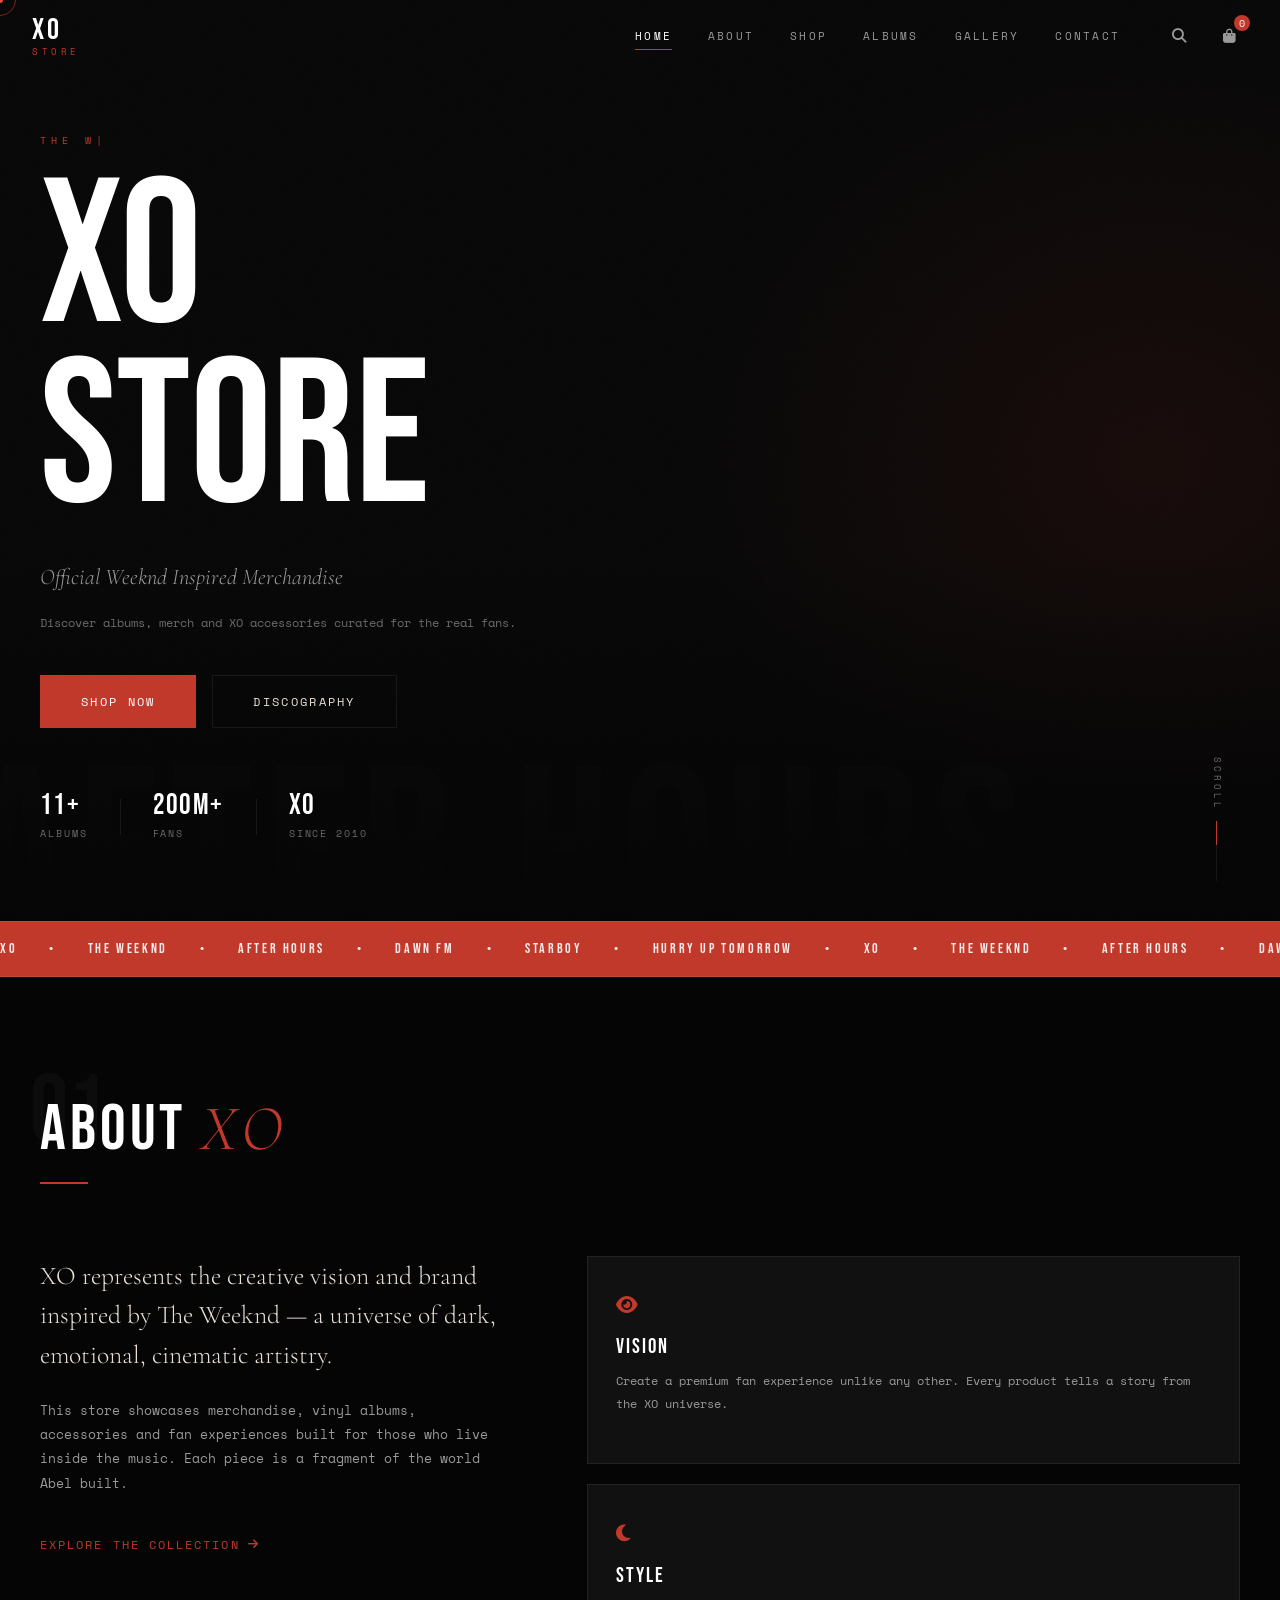
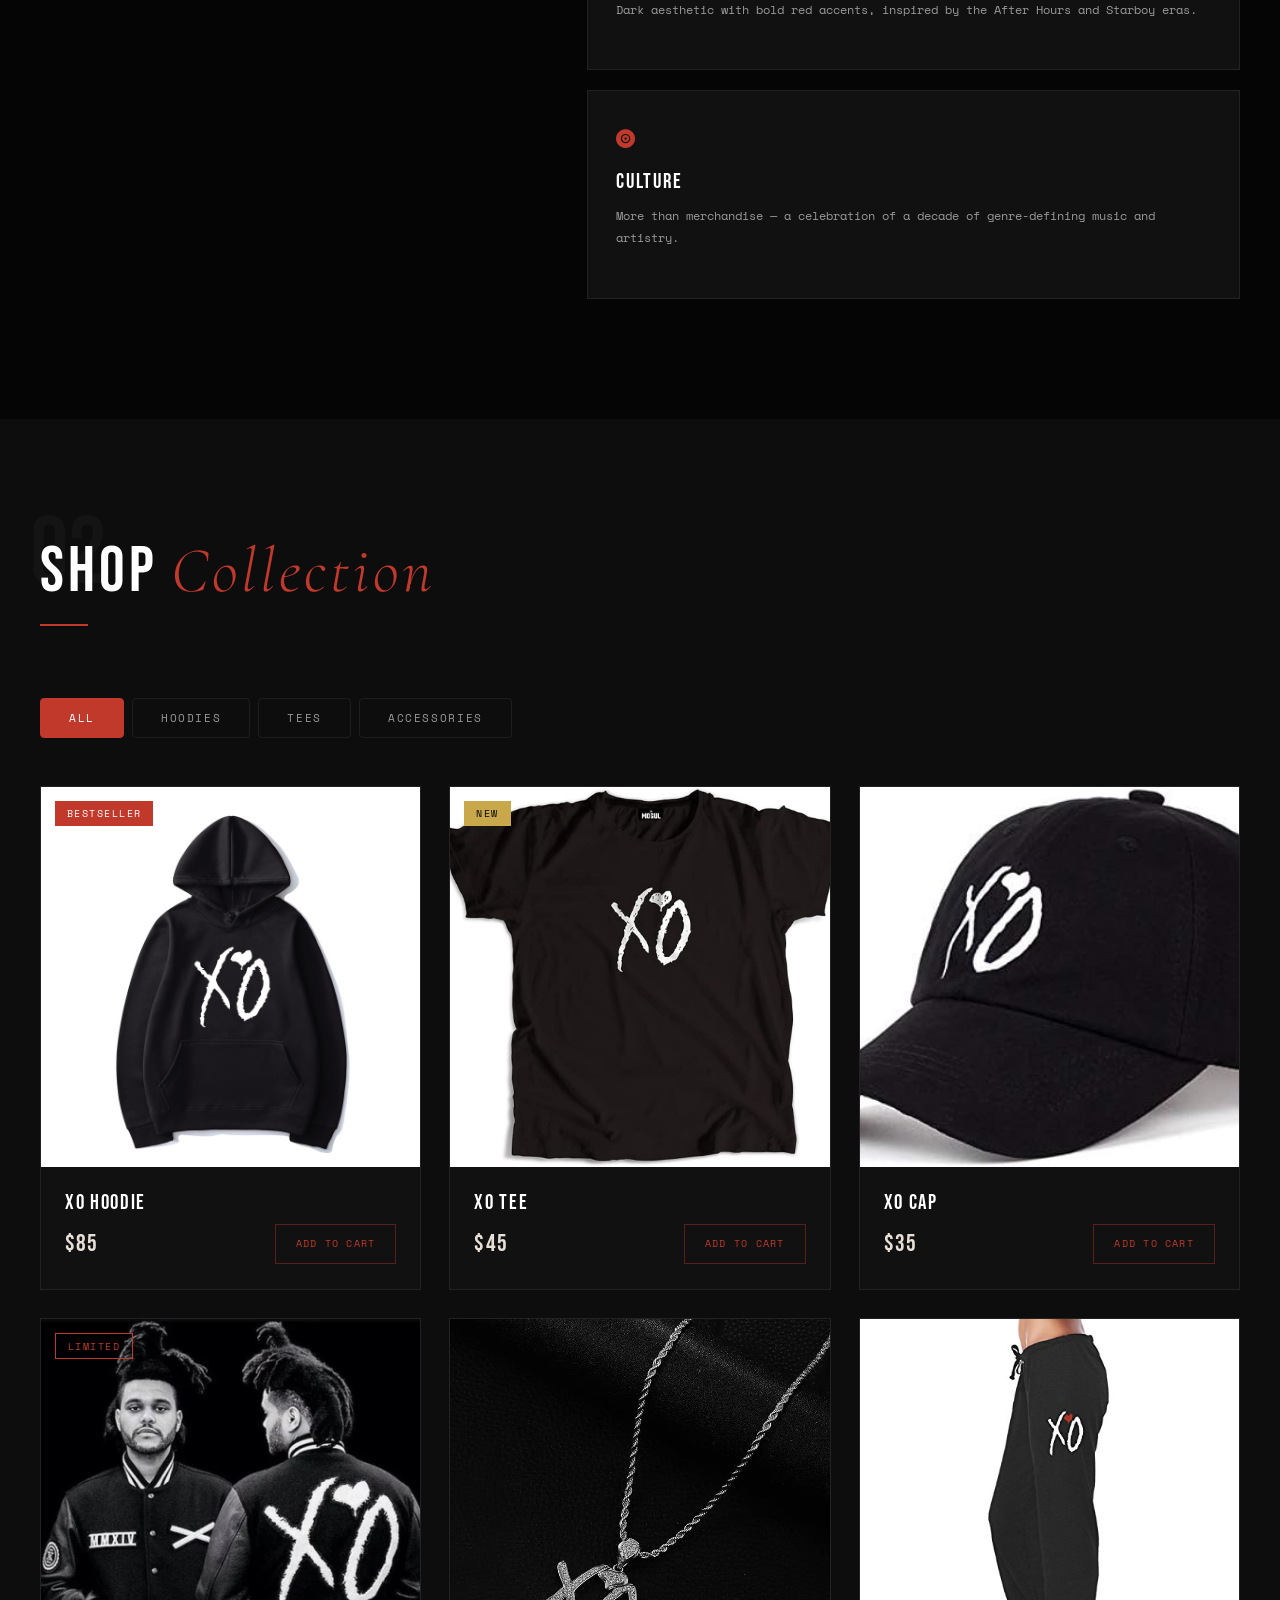
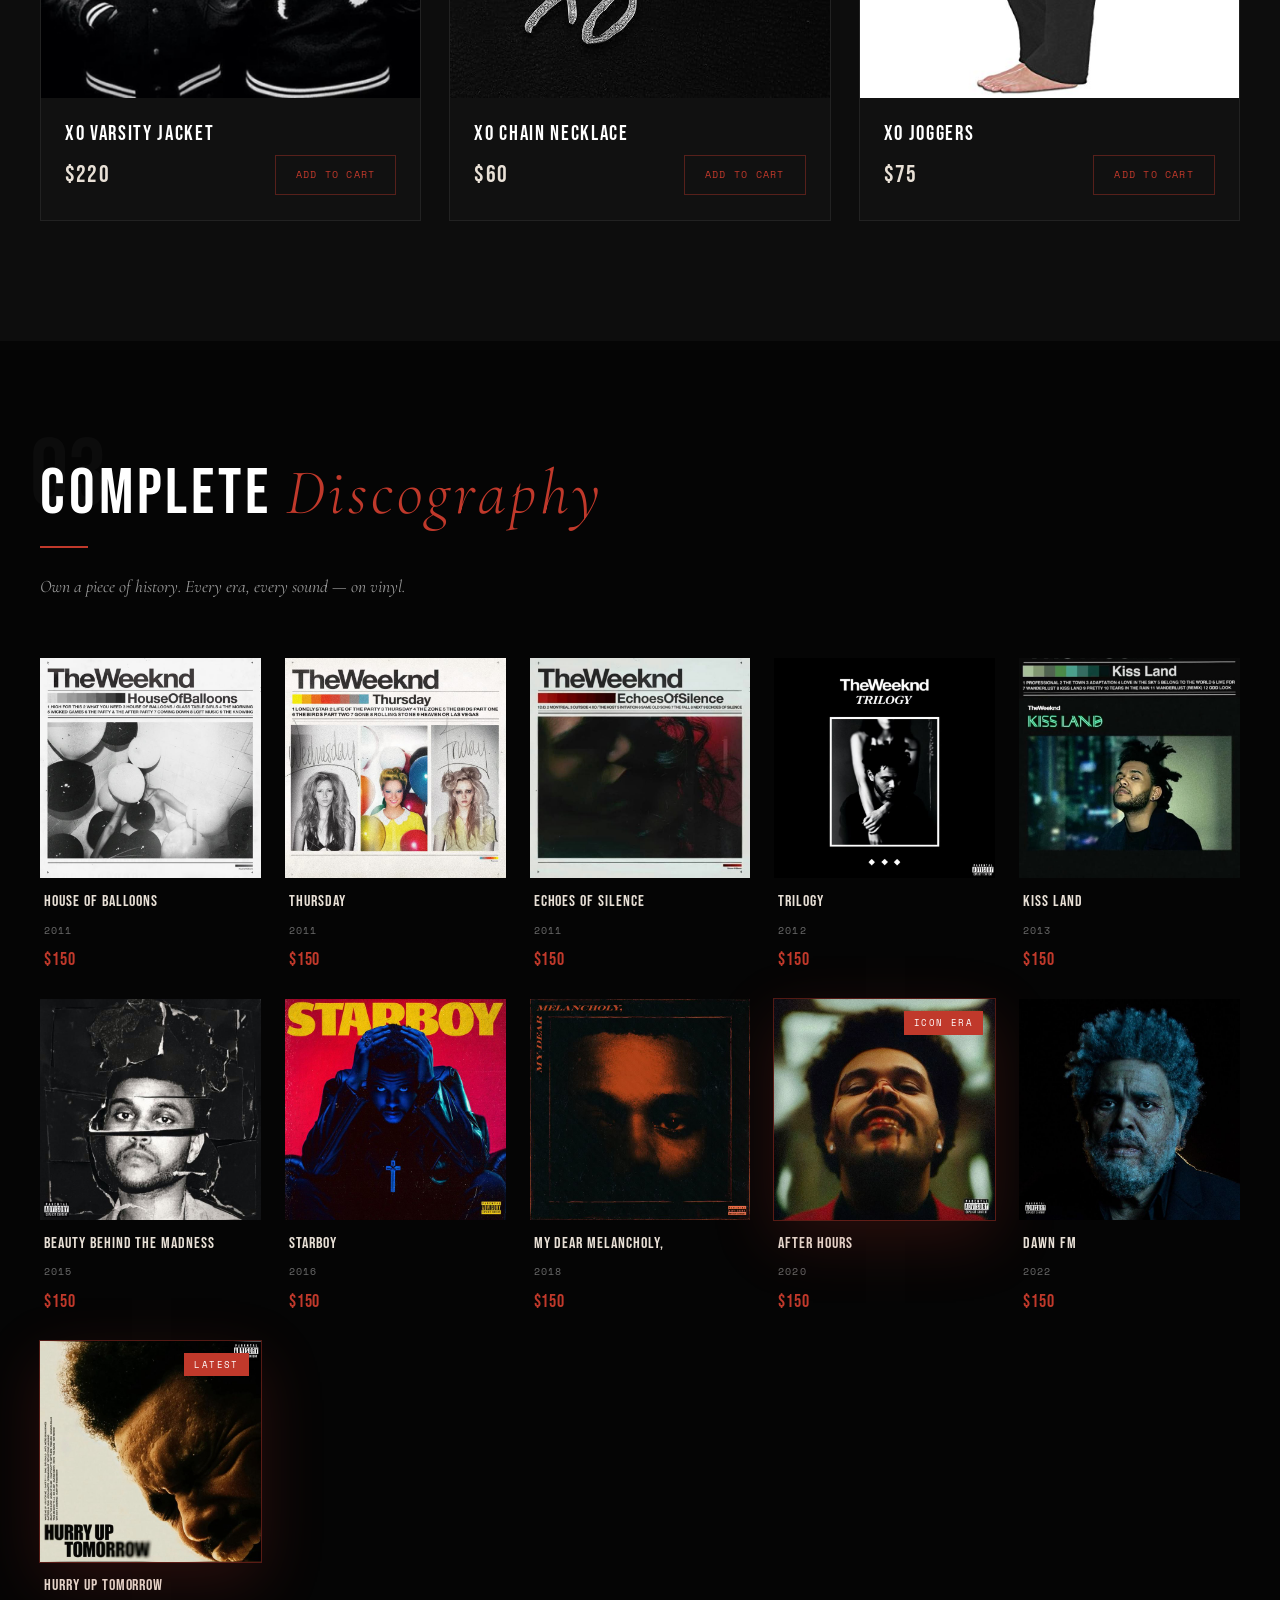
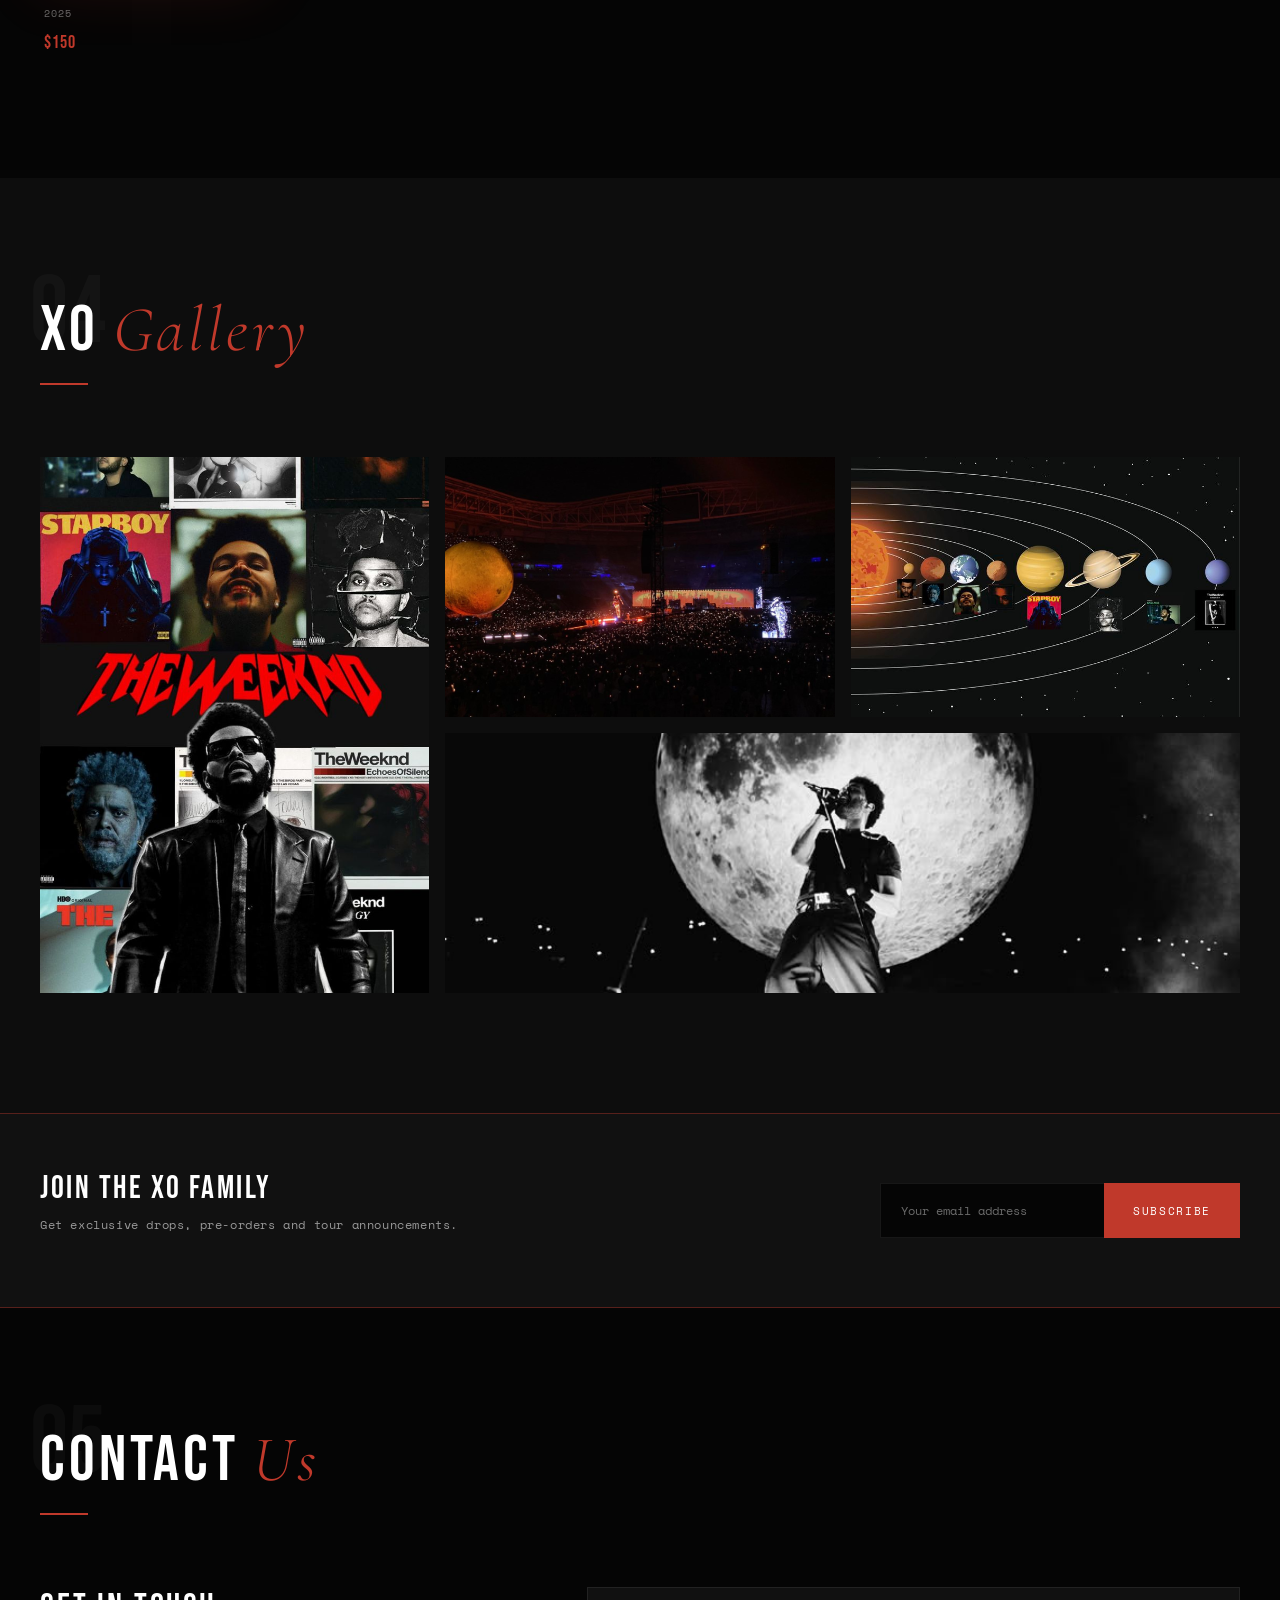
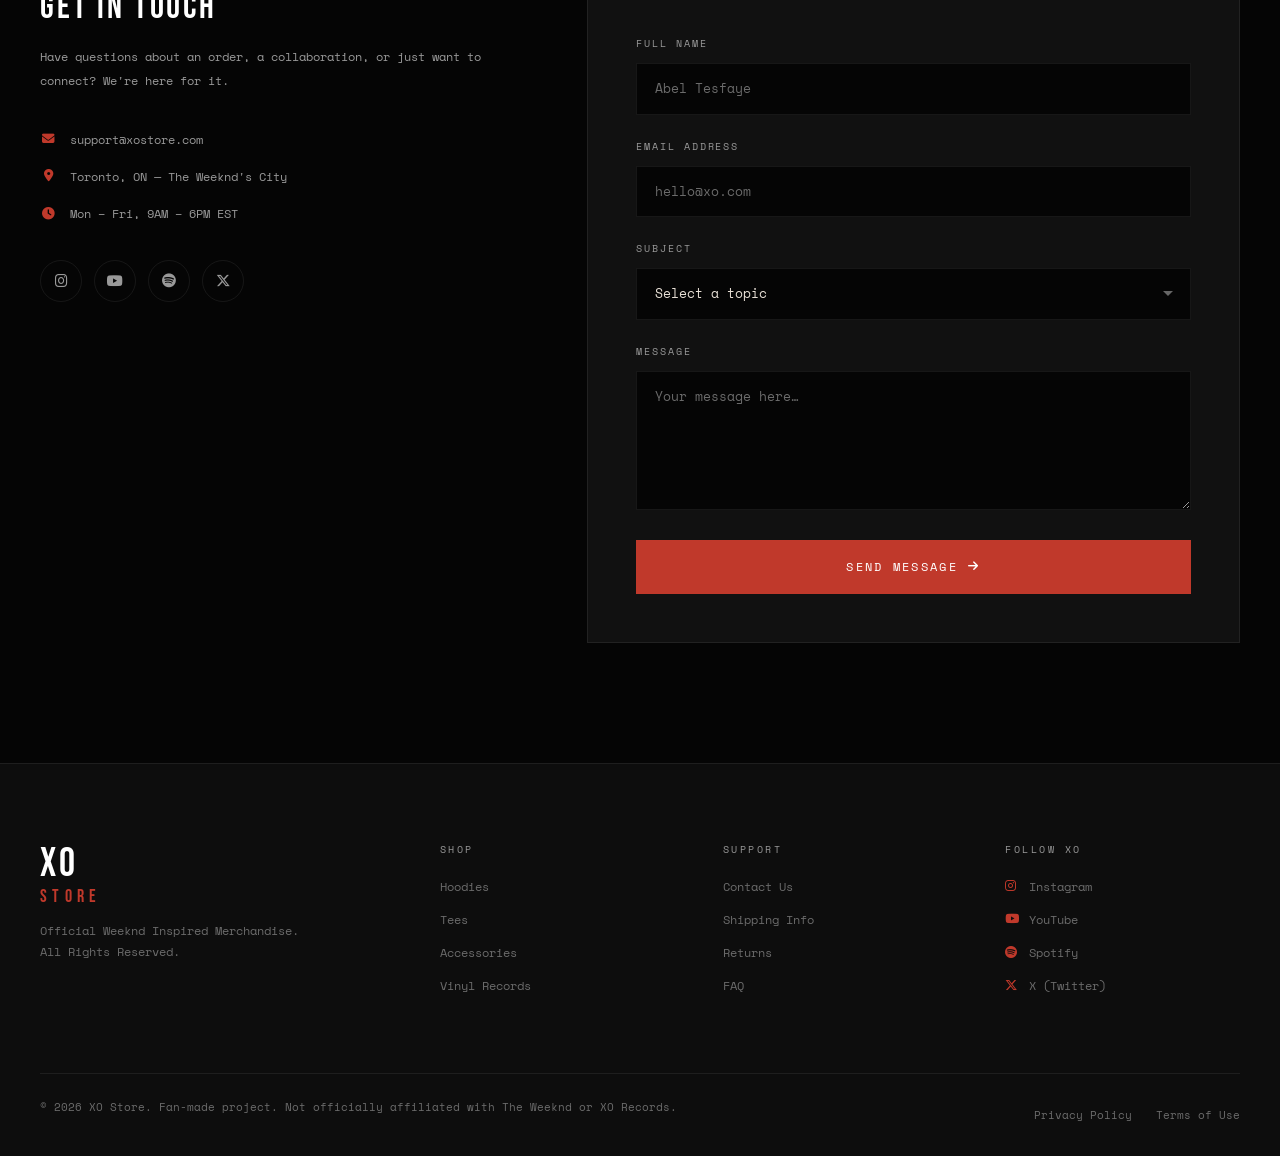
<file: index.html>
<!DOCTYPE html>
<html lang="en">
<head>
  <meta charset="UTF-8">
  <meta name="viewport" content="width=device-width, initial-scale=1.0">
  <title>XO STORE — Official Weeknd Merchandise</title>

  <link href="https://cdn.jsdelivr.net/npm/bootstrap@5.3.3/dist/css/bootstrap.min.css" rel="stylesheet">
  <link rel="preconnect" href="https://fonts.googleapis.com">
  <link rel="preconnect" href="https://fonts.gstatic.com" crossorigin>
  <link href="https://fonts.googleapis.com/css2?family=Bebas+Neue&family=Cormorant+Garamond:ital,wght@0,300;0,400;1,300&family=Space+Mono:wght@400;700&display=swap" rel="stylesheet">
  <link rel="stylesheet" href="https://cdnjs.cloudflare.com/ajax/libs/font-awesome/6.5.0/css/all.min.css">
  <link rel="stylesheet" href="weeknd.css">
</head>
<body>

  <!-- LOADER -->
  <div class="site-loader" id="siteLoader" aria-hidden="true">
    <div class="loader-inner">
      <span class="loader-xo">XO</span>
      <div class="loader-bar"><div class="loader-fill"></div></div>
    </div>
  </div>

  <!-- CUSTOM CURSOR -->
  <div class="cursor-dot"  id="cursorDot"  aria-hidden="true"></div>
  <div class="cursor-ring" id="cursorRing" aria-hidden="true"></div>

  <!-- HEADER -->
  <header class="site-header" id="siteHeader">
    <div class="header-inner">
      <button class="hamburger" id="hamburger" aria-label="Open menu" aria-expanded="false">
        <span></span><span></span><span></span>
      </button>

      <a href="#home" class="brand-logo" aria-label="XO Store home">
        <span class="brand-xo">XO</span>
        <span class="brand-store">STORE</span>
      </a>

      <nav class="nav-links" aria-label="Primary navigation">
        <a href="#home"    class="nav-item">Home</a>
        <a href="#about"   class="nav-item">About</a>
        <a href="#shop"    class="nav-item">Shop</a>
        <a href="#albums"  class="nav-item">Albums</a>
        <a href="#gallery" class="nav-item">Gallery</a>
        <a href="#contact" class="nav-item">Contact</a>
      </nav>

      <div class="header-actions">
        <button class="icon-btn" aria-label="Search"><i class="fas fa-search" aria-hidden="true"></i></button>
        <button class="icon-btn cart-btn"
                aria-label="View cart"
                data-bs-toggle="offcanvas"
                data-bs-target="#cartSidebar">
          <i class="fas fa-shopping-bag" aria-hidden="true"></i>
          <span class="cart-count" id="cartCount" aria-live="polite">0</span>
        </button>
      </div>
    </div>
  </header>

  <!-- MOBILE MENU -->
  <div class="mobile-menu" id="mobileMenu" role="dialog" aria-modal="true" aria-label="Navigation">
    <nav>
      <a href="#home"    class="mobile-nav-item">Home</a>
      <a href="#about"   class="mobile-nav-item">About</a>
      <a href="#shop"    class="mobile-nav-item">Shop</a>
      <a href="#albums"  class="mobile-nav-item">Albums</a>
      <a href="#gallery" class="mobile-nav-item">Gallery</a>
      <a href="#contact" class="mobile-nav-item">Contact</a>
    </nav>
  </div>

  <!-- HERO -->
  <section id="home" class="hero-section">
    <div class="hero-bg-text" aria-hidden="true">AFTER HOURS</div>
    <div class="hero-noise"   aria-hidden="true"></div>

    <div class="hero-content">
      <div class="hero-eyebrow">THE WEEKND</div>
      <h1 class="hero-title">
        <span class="line-reveal">XO</span>
        <span class="line-reveal delay-1">STORE</span>
      </h1>
      <p class="hero-tagline line-reveal delay-2">Official Weeknd Inspired Merchandise</p>
      <p class="hero-sub line-reveal delay-3">Discover albums, merch and XO accessories curated for the real fans.</p>

      <div class="hero-cta line-reveal delay-4">
        <a href="#shop"   class="btn-primary-xo">Shop Now</a>
        <a href="#albums" class="btn-ghost-xo">Discography</a>
      </div>

      <div class="hero-stats line-reveal delay-5" aria-label="XO Store highlights">
        <div class="stat"><span class="stat-num">11+</span><span class="stat-label">Albums</span></div>
        <div class="stat-divider" aria-hidden="true"></div>
        <div class="stat"><span class="stat-num">200M+</span><span class="stat-label">Fans</span></div>
        <div class="stat-divider" aria-hidden="true"></div>
        <div class="stat"><span class="stat-num">XO</span><span class="stat-label">Since 2010</span></div>
      </div>
    </div>

    <div class="hero-scroll-indicator" aria-hidden="true">
      <span>SCROLL</span>
      <div class="scroll-line"><div class="scroll-inner"></div></div>
    </div>
  </section>

  <!-- MARQUEE -->
  <div class="marquee-strip" aria-hidden="true">
    <div class="marquee-track">
      <span>XO</span><span>•</span>
      <span>THE WEEKND</span><span>•</span>
      <span>AFTER HOURS</span><span>•</span>
      <span>DAWN FM</span><span>•</span>
      <span>STARBOY</span><span>•</span>
      <span>HURRY UP TOMORROW</span><span>•</span>
      <!-- Duplicate for seamless loop -->
      <span>XO</span><span>•</span>
      <span>THE WEEKND</span><span>•</span>
      <span>AFTER HOURS</span><span>•</span>
      <span>DAWN FM</span><span>•</span>
      <span>STARBOY</span><span>•</span>
      <span>HURRY UP TOMORROW</span><span>•</span>
    </div>
  </div>

  <!-- ABOUT -->
  <section id="about" class="section-block">
    <div class="container-xo">
      <div class="section-header">
        <span class="section-number" aria-hidden="true">01</span>
        <h2 class="section-title">About <em>XO</em></h2>
        <div class="title-line"></div>
      </div>

      <div class="about-grid">
        <div class="about-text">
          <p class="about-lead">XO represents the creative vision and brand inspired by The Weeknd — a universe of dark, emotional, cinematic artistry.</p>
          <p class="about-body">This store showcases merchandise, vinyl albums, accessories and fan experiences built for those who live inside the music. Each piece is a fragment of the world Abel built.</p>
          <a href="#shop" class="text-link">Explore the Collection <i class="fas fa-arrow-right" aria-hidden="true"></i></a>
        </div>

        <div class="about-cards">
          <div class="about-card">
            <div class="about-card-icon"><i class="fas fa-eye" aria-hidden="true"></i></div>
            <h3>Vision</h3>
            <p>Create a premium fan experience unlike any other. Every product tells a story from the XO universe.</p>
          </div>
          <div class="about-card">
            <div class="about-card-icon"><i class="fas fa-moon" aria-hidden="true"></i></div>
            <h3>Style</h3>
            <p>Dark aesthetic with bold red accents, inspired by the After Hours and Starboy eras.</p>
          </div>
          <div class="about-card">
            <div class="about-card-icon"><i class="fas fa-record-vinyl" aria-hidden="true"></i></div>
            <h3>Culture</h3>
            <p>More than merchandise — a celebration of a decade of genre-defining music and artistry.</p>
          </div>
        </div>
      </div>
    </div>
  </section>

  <!-- SHOP -->
  <section id="shop" class="section-block section-dark">
    <div class="container-xo">
      <div class="section-header">
        <span class="section-number" aria-hidden="true">02</span>
        <h2 class="section-title">Shop <em>Collection</em></h2>
        <div class="title-line"></div>
      </div>

      <div class="filter-tabs" role="group" aria-label="Filter products">
        <button class="filter-btn active" data-filter="all">All</button>
        <button class="filter-btn" data-filter="hoodie">Hoodies</button>
        <button class="filter-btn" data-filter="tee">Tees</button>
        <button class="filter-btn" data-filter="accessories">Accessories</button>
      </div>

      <!-- JS-rendered product cards -->
      <div class="shop-grid" id="shopGrid"></div>
    </div>
  </section>

  <!-- ALBUMS -->
  <section id="albums" class="section-block">
    <div class="container-xo">
      <div class="section-header">
        <span class="section-number" aria-hidden="true">03</span>
        <h2 class="section-title">Complete <em>Discography</em></h2>
        <div class="title-line"></div>
      </div>
      <p class="section-subtitle">Own a piece of history. Every era, every sound — on vinyl.</p>

      <!-- JS-rendered album cards -->
      <div class="album-grid" id="albumGrid"></div>
    </div>
  </section>

  <!-- GALLERY -->
  <section id="gallery" class="section-block section-dark">
    <div class="container-xo">
      <div class="section-header">
        <span class="section-number" aria-hidden="true">04</span>
        <h2 class="section-title">XO <em>Gallery</em></h2>
        <div class="title-line"></div>
      </div>

      <div class="gallery-grid">
        <div class="gallery-item gallery-large">
          <div class="gallery-inner">
            <img src="gallery1.jpg" alt="XO album art visual storytelling" class="gallery-img" loading="lazy">
            <div class="gallery-caption">
              <span class="gallery-tag">Album Art</span>
              <p>Visual storytelling across every era</p>
            </div>
          </div>
        </div>
        <div class="gallery-item">
          <div class="gallery-inner">
            <img src="gallery2.jpg" alt="The Weeknd world tour live show" class="gallery-img" loading="lazy">
            <div class="gallery-caption">
              <span class="gallery-tag">Live Shows</span>
              <p>World tours &amp; stadium nights</p>
            </div>
          </div>
        </div>
        <div class="gallery-item">
          <div class="gallery-inner">
            <img src="gallery3.jpg" alt="XO universe visual art" class="gallery-img" loading="lazy">
            <div class="gallery-caption">
              <span class="gallery-tag">XO Universe</span>
              <p>The XO universe</p>
            </div>
          </div>
        </div>
        <div class="gallery-item gallery-wide">
          <div class="gallery-inner">
            <img src="gallery4.jpg" alt="The Weeknd performing on stage" class="gallery-img" loading="lazy">
            <div class="gallery-caption">
              <span class="gallery-tag">On Stage</span>
              <p>The Icon Himself</p>
            </div>
          </div>
        </div>
      </div>
    </div>
  </section>

  <!-- NEWSLETTER -->
  <div class="newsletter-strip">
    <div class="container-xo">
      <div class="newsletter-inner">
        <div class="newsletter-text">
          <h3>Join the XO Family</h3>
          <p>Get exclusive drops, pre-orders and tour announcements.</p>
        </div>
        <div class="newsletter-form">
          <input type="email" class="newsletter-input" placeholder="Your email address" aria-label="Email address">
          <button class="newsletter-btn">Subscribe</button>
        </div>
      </div>
    </div>
  </div>

  <!-- CONTACT -->
  <section id="contact" class="section-block">
    <div class="container-xo">
      <div class="section-header">
        <span class="section-number" aria-hidden="true">05</span>
        <h2 class="section-title">Contact <em>Us</em></h2>
        <div class="title-line"></div>
      </div>

      <div class="contact-grid">
        <div class="contact-info">
          <h3>Get in Touch</h3>
          <p>Have questions about an order, a collaboration, or just want to connect? We're here for it.</p>

          <div class="contact-detail">
            <i class="fas fa-envelope" aria-hidden="true"></i>
            <span>support@xostore.com</span>
          </div>
          <div class="contact-detail">
            <i class="fas fa-map-marker-alt" aria-hidden="true"></i>
            <span>Toronto, ON — The Weeknd's City</span>
          </div>
          <div class="contact-detail">
            <i class="fas fa-clock" aria-hidden="true"></i>
            <span>Mon – Fri, 9AM – 6PM EST</span>
          </div>

          <div class="contact-socials">
            <a href="#" class="social-icon-link" aria-label="Instagram"><i class="fab fa-instagram" aria-hidden="true"></i></a>
            <a href="#" class="social-icon-link" aria-label="YouTube"><i class="fab fa-youtube" aria-hidden="true"></i></a>
            <a href="#" class="social-icon-link" aria-label="Spotify"><i class="fab fa-spotify" aria-hidden="true"></i></a>
            <a href="#" class="social-icon-link" aria-label="X (Twitter)"><i class="fab fa-x-twitter" aria-hidden="true"></i></a>
          </div>
        </div>

        <div class="contact-form-wrap">
          <form id="contact-form" novalidate>
            <div class="form-group-xo">
              <label for="contact-name">Full Name</label>
              <input id="contact-name" type="text" class="input-xo" placeholder="Abel Tesfaye" required>
            </div>
            <div class="form-group-xo">
              <label for="contact-email">Email Address</label>
              <input id="contact-email" type="email" class="input-xo" placeholder="hello@xo.com" required>
            </div>
            <div class="form-group-xo">
              <label for="contact-subject">Subject</label>
              <select id="contact-subject" class="input-xo">
                <option value="">Select a topic</option>
                <option>Order Inquiry</option>
                <option>Returns &amp; Exchanges</option>
                <option>Collaboration</option>
                <option>General</option>
              </select>
            </div>
            <div class="form-group-xo">
              <label for="contact-message">Message</label>
              <textarea id="contact-message" class="input-xo" rows="5" placeholder="Your message here…" required></textarea>
            </div>
            <button type="submit" class="btn-primary-xo full-width" id="submitBtn">
              <span>Send Message</span>
              <i class="fas fa-arrow-right" aria-hidden="true"></i>
            </button>
          </form>
        </div>
      </div>
    </div>
  </section>

  <!-- FOOTER -->
  <footer class="site-footer">
    <div class="container-xo">
      <div class="footer-top">
        <div class="footer-brand">
          <div class="footer-logo">XO<span>STORE</span></div>
          <p>Official Weeknd Inspired Merchandise. All Rights Reserved.</p>
        </div>

        <div class="footer-links-group">
          <h4>Shop</h4>
          <a href="#shop">Hoodies</a>
          <a href="#shop">Tees</a>
          <a href="#shop">Accessories</a>
          <a href="#albums">Vinyl Records</a>
        </div>

        <div class="footer-links-group">
          <h4>Support</h4>
          <a href="#contact">Contact Us</a>
          <a href="#">Shipping Info</a>
          <a href="#">Returns</a>
          <a href="#">FAQ</a>
        </div>

        <div class="footer-links-group">
          <h4>Follow XO</h4>
          <a href="https://www.instagram.com/theweeknd/" target="_blank" rel="noopener noreferrer">
            <i class="fab fa-instagram" aria-hidden="true"></i> Instagram
          </a>
          <a href="https://www.youtube.com/@TheWeeknd" target="_blank" rel="noopener noreferrer">
            <i class="fab fa-youtube" aria-hidden="true"></i> YouTube
          </a>
          <a href="https://open.spotify.com/artist/1Xyo4u8uXC1ZmMpatF05PJ" target="_blank" rel="noopener noreferrer">
            <i class="fab fa-spotify" aria-hidden="true"></i> Spotify
          </a>
          <a href="https://twitter.com/theweeknd" target="_blank" rel="noopener noreferrer">
            <i class="fab fa-x-twitter" aria-hidden="true"></i> X (Twitter)
          </a>
        </div>
      </div>

      <div class="footer-bottom">
        <p>© 2026 XO Store. Fan-made project. Not officially affiliated with The Weeknd or XO Records.</p>
        <div class="footer-bottom-links">
          <a href="#">Privacy Policy</a>
          <a href="#">Terms of Use</a>
        </div>
      </div>
    </div>
  </footer>

  <!-- CART TOAST -->
  <div class="cart-toast" id="cartToast" role="status" aria-live="polite">
    <i class="fas fa-check-circle" aria-hidden="true"></i>
    <span id="cartToastMsg">Added to cart</span>
  </div>

  <!-- BACK TO TOP -->
  <button class="back-to-top" id="backToTop" aria-label="Back to top">
    <i class="fas fa-arrow-up" aria-hidden="true"></i>
  </button>

  <!-- CART SIDEBAR (Bootstrap Offcanvas) -->
  <div class="offcanvas offcanvas-end text-bg-dark" tabindex="-1" id="cartSidebar" aria-labelledby="cartSidebarLabel">
    <div class="offcanvas-header">
      <h5 id="cartSidebarLabel">Shopping Cart</h5>
      <button type="button" class="btn-close btn-close-white" data-bs-dismiss="offcanvas" aria-label="Close cart"></button>
    </div>
    <div class="offcanvas-body">
      <div id="cartItems">
        <p class="text-secondary">Cart is empty</p>
      </div>
      <hr>
      <h5>Total: $<span id="cartTotal">0</span></h5>
      <button id="checkoutBtn" class="btn btn-danger w-100 mt-3">Checkout</button>
    </div>
  </div>

  <script src="https://cdn.jsdelivr.net/npm/bootstrap@5.3.3/dist/js/bootstrap.bundle.min.js"></script>
  <script src="adrin.js"></script>
</body>
</html>
</file>
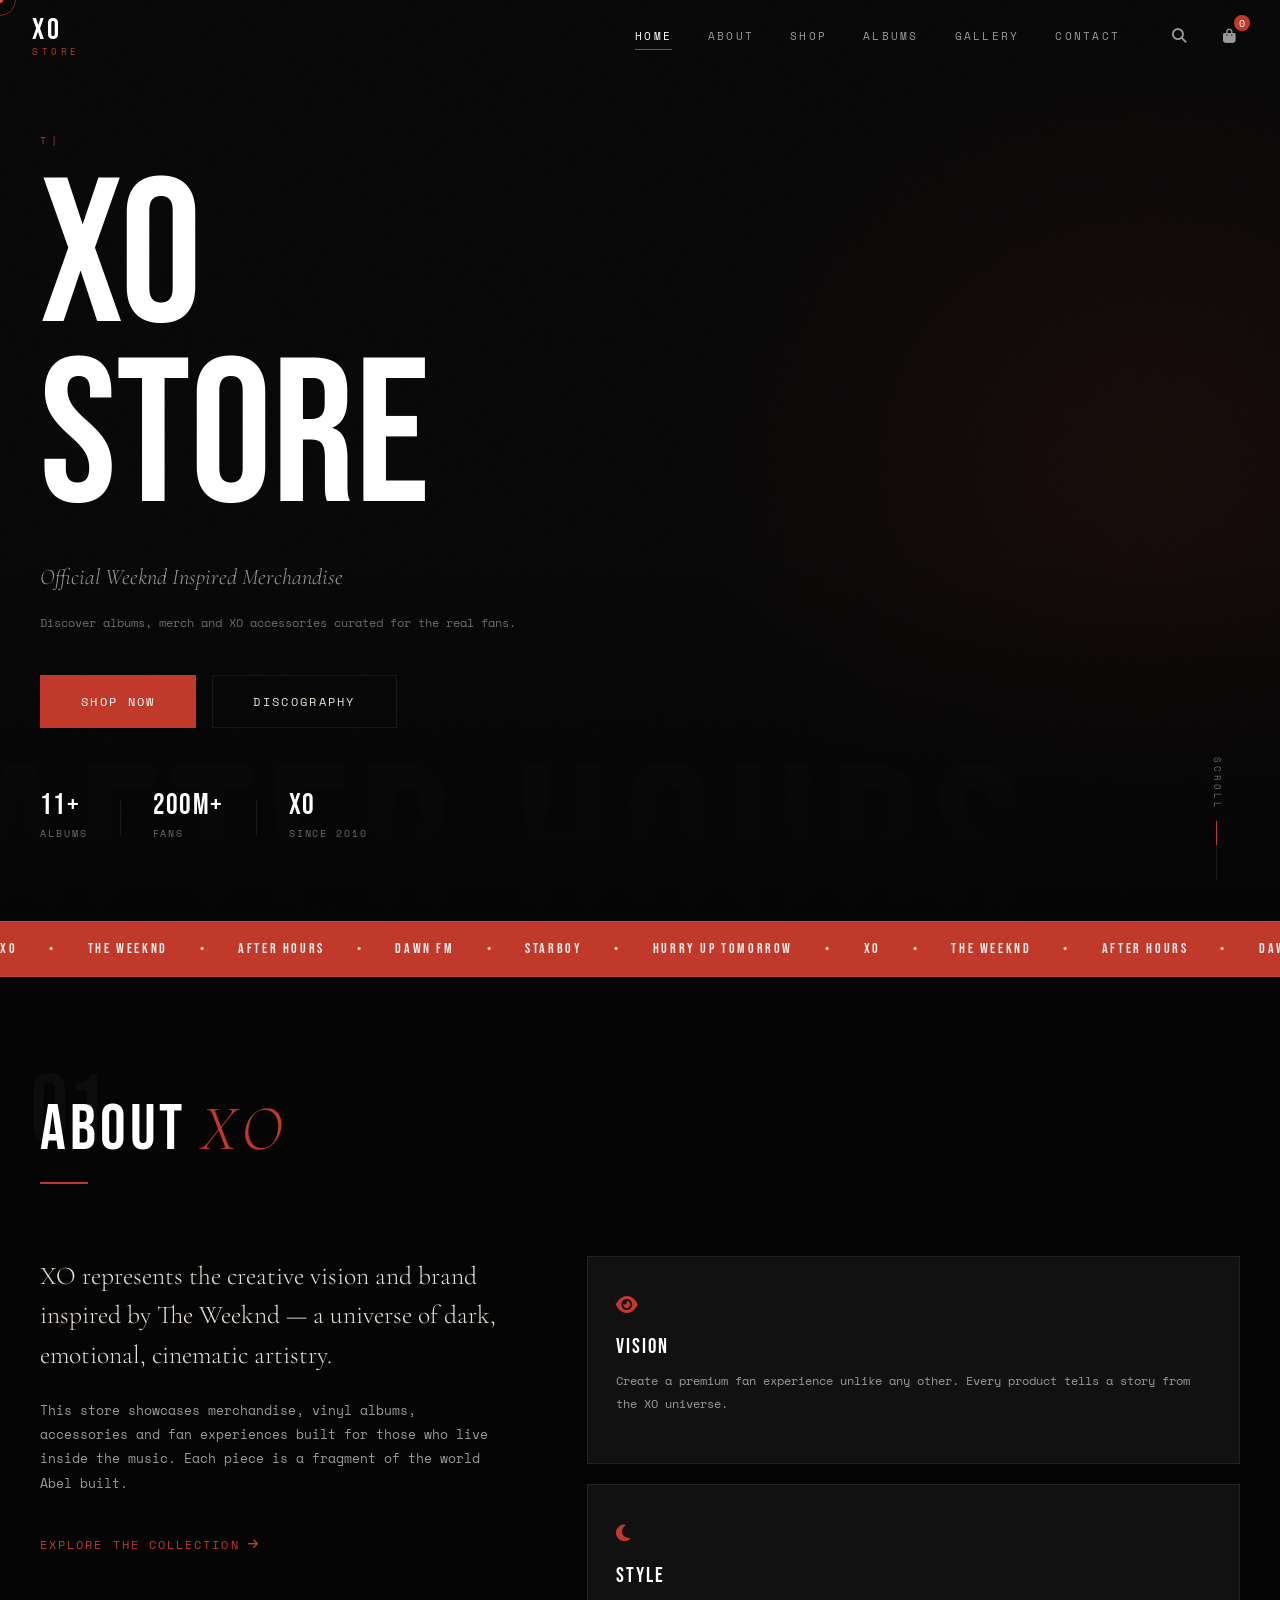
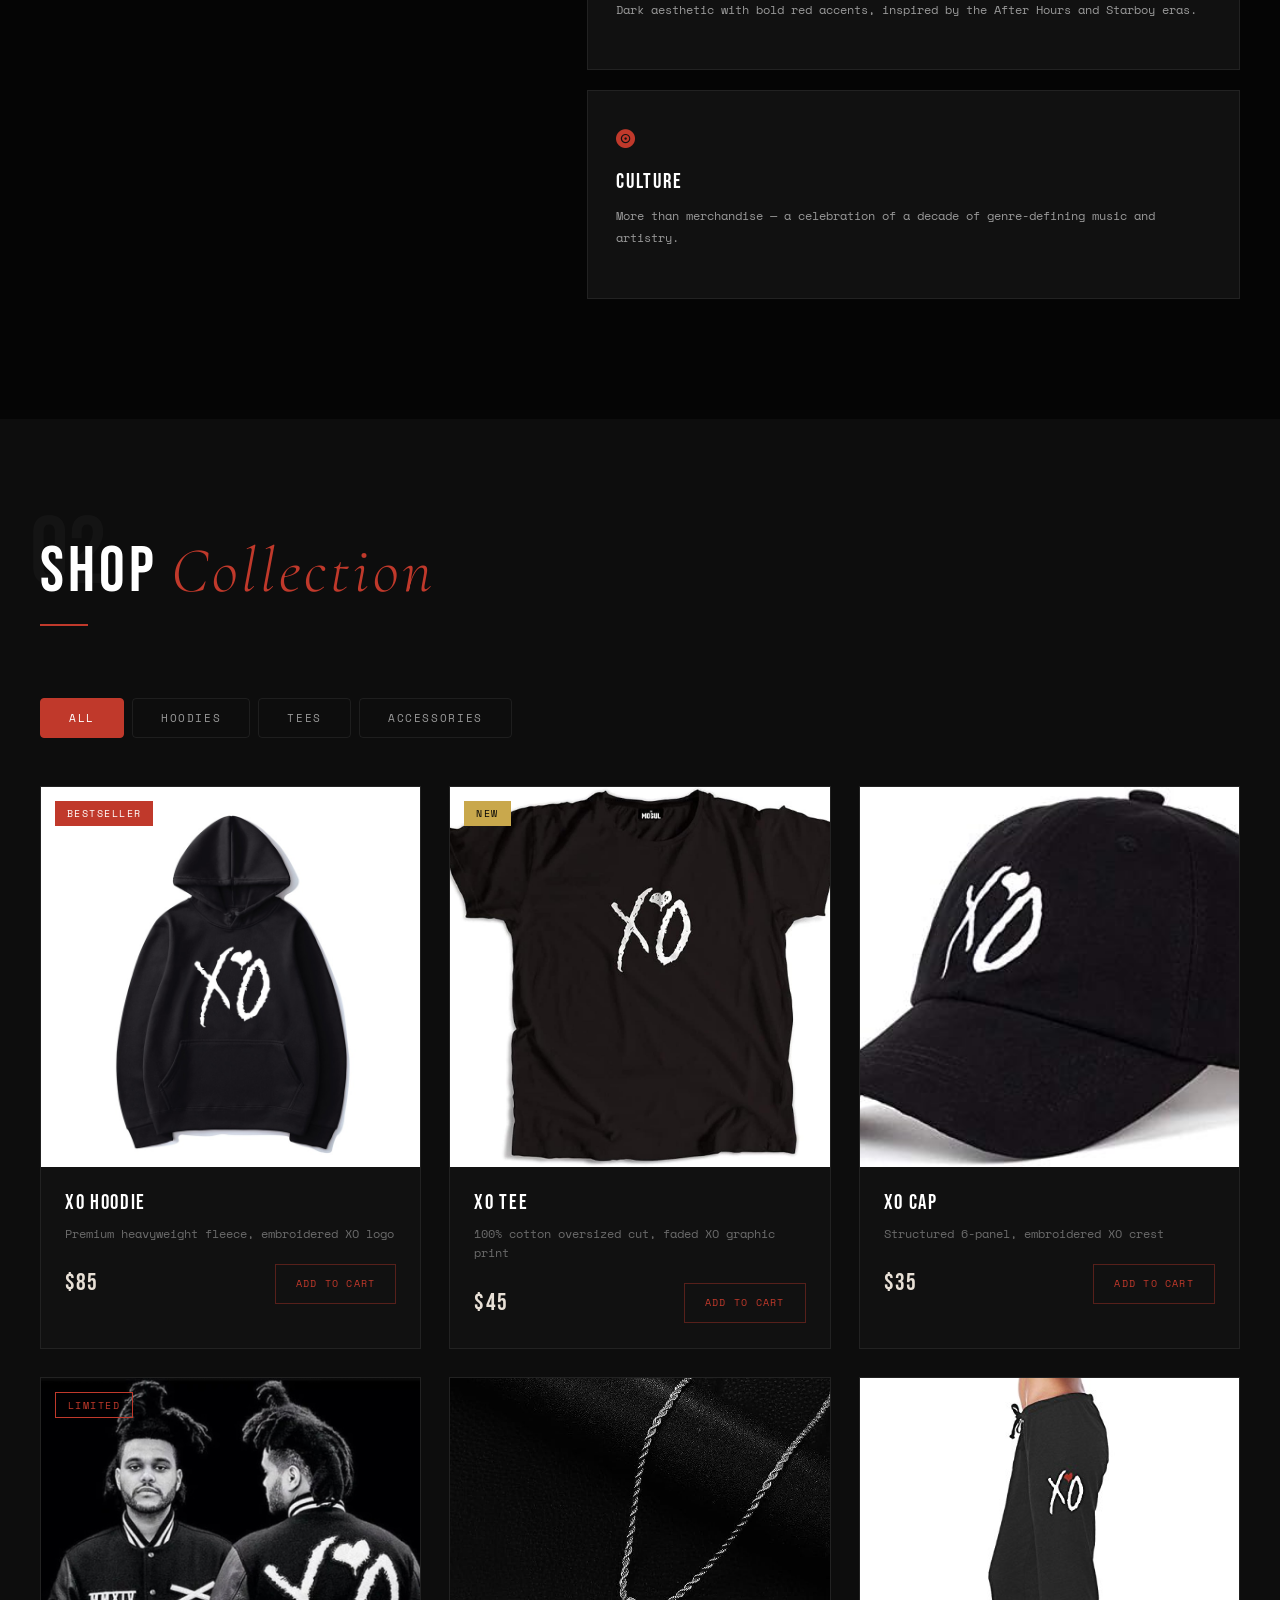
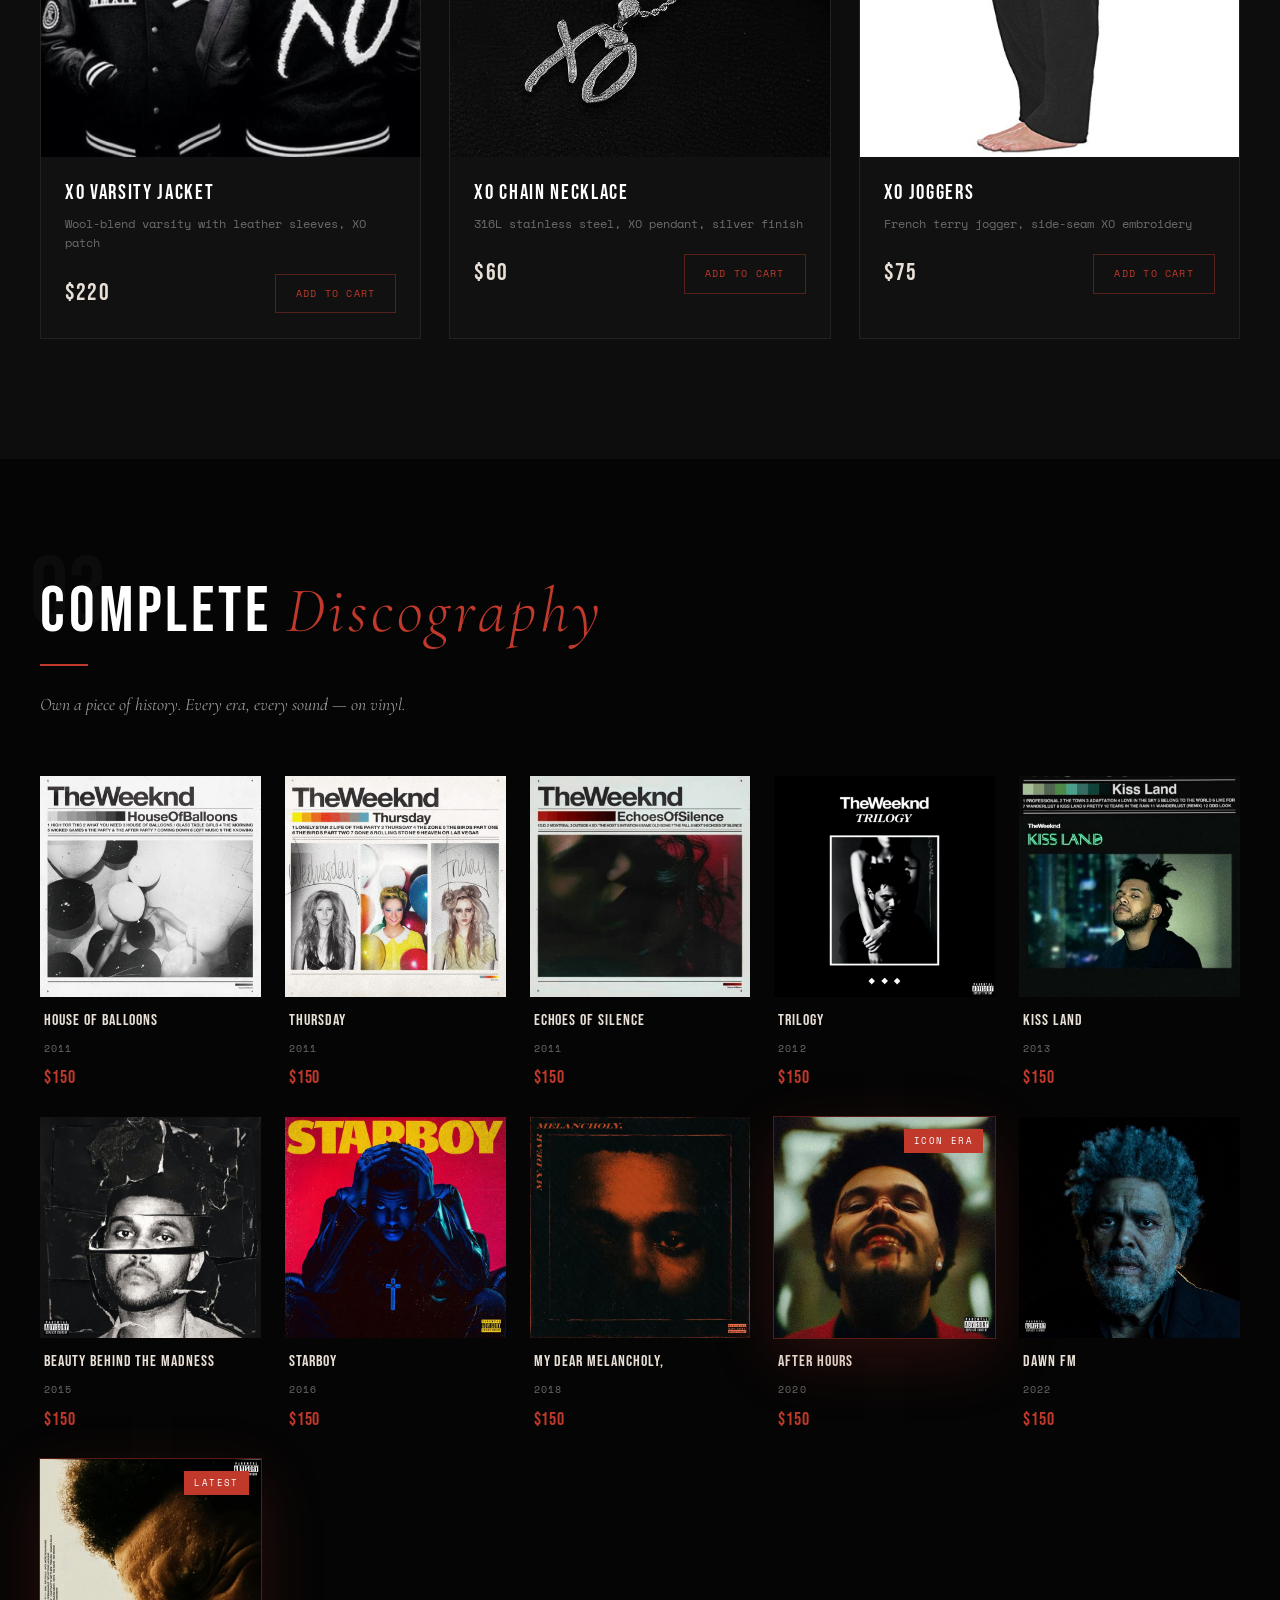
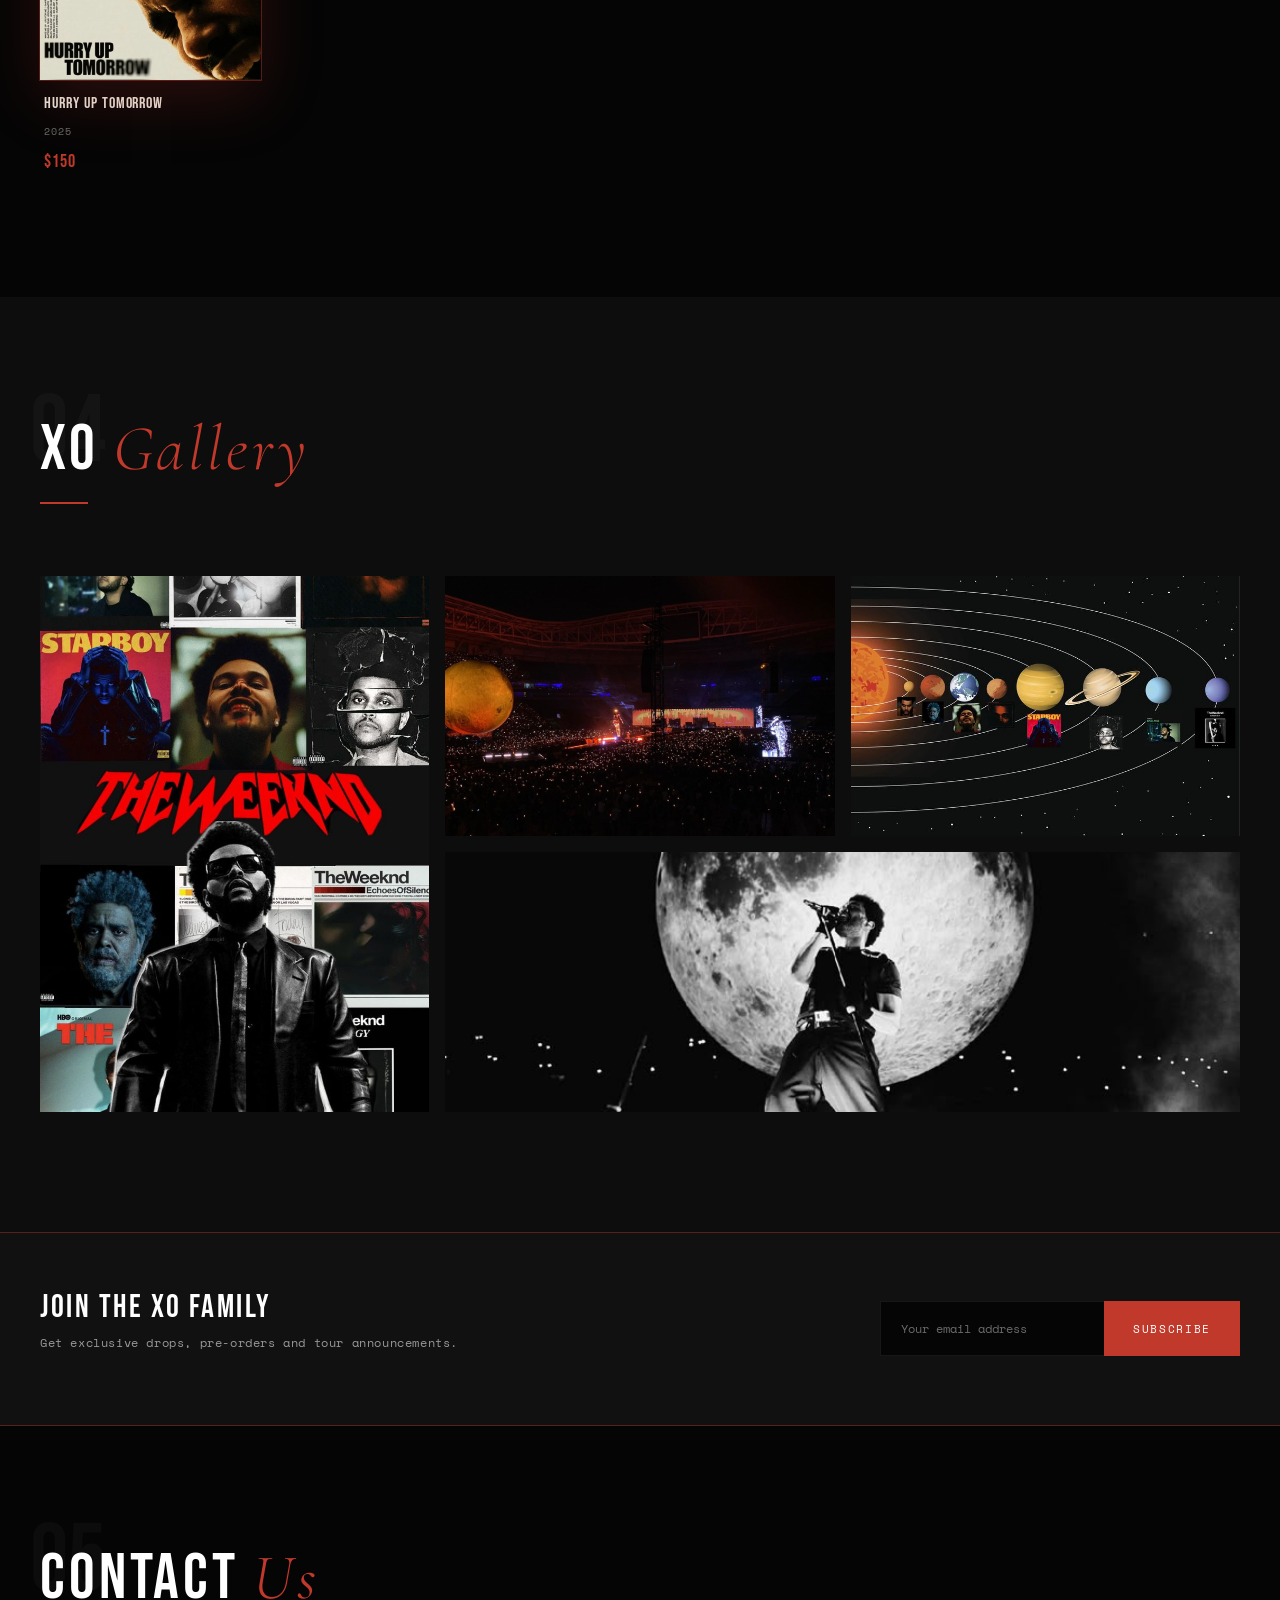
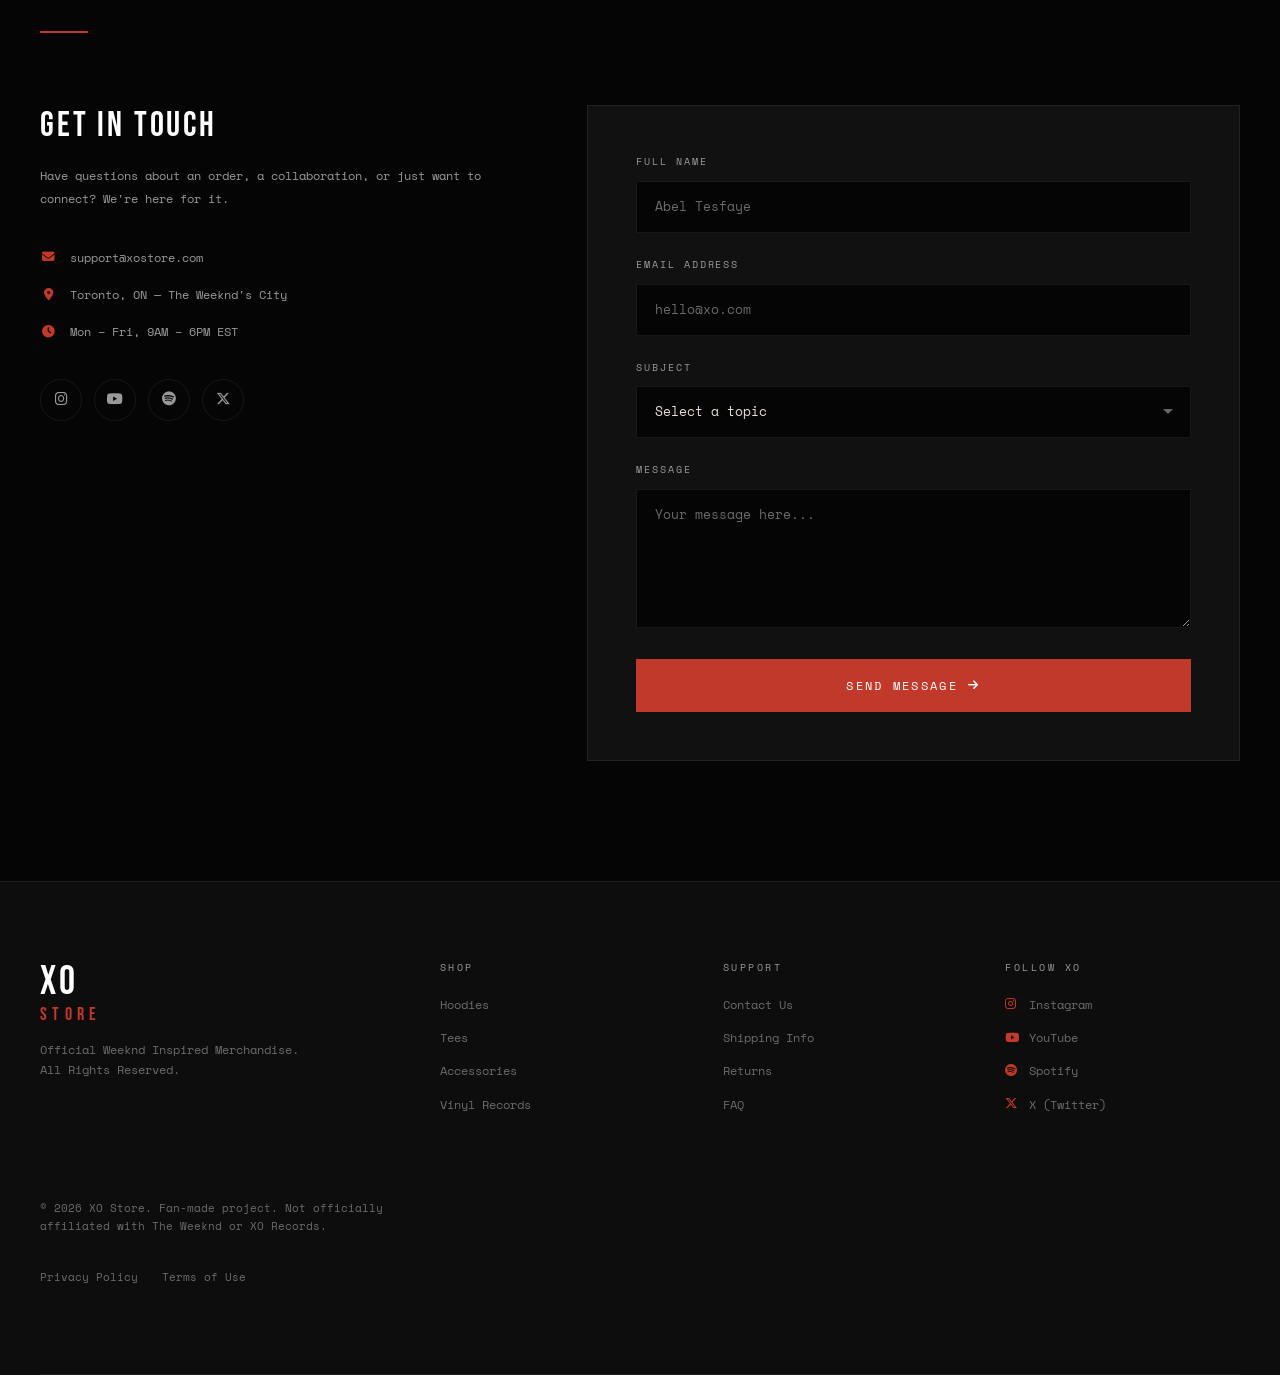
<file: weeknd.html>
<!DOCTYPE html>
<html lang="en">
<head>
    <meta charset="UTF-8">
    <meta name="viewport" content="width=device-width, initial-scale=1.0">
    <title>XO STORE — Official Weeknd Merchandise</title>

    <!-- Bootstrap CSS -->
    <link href="https://cdn.jsdelivr.net/npm/bootstrap@5.3.3/dist/css/bootstrap.min.css" rel="stylesheet">

    <!-- Google Fonts -->
    <link rel="preconnect" href="https://fonts.googleapis.com">
    <link rel="preconnect" href="https://fonts.gstatic.com" crossorigin>
    <link href="https://fonts.googleapis.com/css2?family=Bebas+Neue&family=Cormorant+Garamond:ital,wght@0,300;0,400;1,300&family=Space+Mono:wght@400;700&display=swap" rel="stylesheet">

    <!-- Font Awesome Icons -->
    <link rel="stylesheet" href="https://cdnjs.cloudflare.com/ajax/libs/font-awesome/6.5.0/css/all.min.css">

    <!-- Custom CSS -->
    <link rel="stylesheet" href="weeknd.css">
</head>
<body>

    <!-- ==================== LOADER ==================== -->
    <div class="site-loader" id="siteLoader">
        <div class="loader-inner">
            <span class="loader-xo">XO</span>
            <div class="loader-bar"><div class="loader-fill"></div></div>
        </div>
    </div>

    <!-- ==================== CURSOR ==================== -->
    <div class="cursor-dot" id="cursorDot"></div>
    <div class="cursor-ring" id="cursorRing"></div>

    <!-- ==================== NAVBAR ==================== -->
    <header class="site-header" id="siteHeader">
        <div class="header-inner">

            <button class="hamburger" id="hamburger" aria-label="Menu">
                <span></span><span></span><span></span>
            </button>

            <a href="#home" class="brand-logo">
                <span class="brand-xo">XO</span>
                <span class="brand-store">STORE</span>
            </a>

            <nav class="nav-links" id="navLinks">
                <a href="#home"    class="nav-item" data-text="Home">Home</a>
                <a href="#about"   class="nav-item" data-text="About">About</a>
                <a href="#shop"    class="nav-item" data-text="Shop">Shop</a>
                <a href="#albums"  class="nav-item" data-text="Albums">Albums</a>
                <a href="#gallery" class="nav-item" data-text="Gallery">Gallery</a>
                <a href="#contact" class="nav-item" data-text="Contact">Contact</a>
            </nav>

            <div class="header-actions">
                <button class="icon-btn" aria-label="Search"><i class="fas fa-search"></i></button>
                <button class="icon-btn cart-btn"
        aria-label="Cart"
        data-bs-toggle="offcanvas"
        data-bs-target="#cartSidebar">
                    <i class="fas fa-shopping-bag"></i>
                    <span class="cart-count" id="cartCount">0</span>
                </button>
            </div>

        </div>
    </header>

    <!-- ==================== MOBILE MENU ==================== -->
    <div class="mobile-menu" id="mobileMenu">
        <nav>
            <a href="#home"    class="mobile-nav-item">Home</a>
            <a href="#about"   class="mobile-nav-item">About</a>
            <a href="#shop"    class="mobile-nav-item">Shop</a>
            <a href="#albums"  class="mobile-nav-item">Albums</a>
            <a href="#gallery" class="mobile-nav-item">Gallery</a>
            <a href="#contact" class="mobile-nav-item">Contact</a>
        </nav>
    </div>

    <!-- ==================== HERO ==================== -->
    <section id="home" class="hero-section">

        <div class="hero-bg-text">AFTER HOURS</div>

        <div class="hero-noise"></div>

        <div class="hero-content">
            <div class="hero-eyebrow">THE WEEKND</div>
            <h1 class="hero-title">
                <span class="line-reveal">XO</span>
                <span class="line-reveal delay-1">STORE</span>
            </h1>
            <p class="hero-tagline line-reveal delay-2">Official Weeknd Inspired Merchandise</p>
            <p class="hero-sub line-reveal delay-3">Discover albums, merch and XO accessories curated for the real fans.</p>

            <div class="hero-cta line-reveal delay-4">
                <a href="#shop" class="btn-primary-xo">Shop Now</a>
                <a href="#albums" class="btn-ghost-xo">Discography</a>
            </div>

            <div class="hero-stats line-reveal delay-5">
                <div class="stat"><span class="stat-num">11+</span><span class="stat-label">Albums</span></div>
                <div class="stat-divider"></div>
                <div class="stat"><span class="stat-num">200M+</span><span class="stat-label">Fans</span></div>
                <div class="stat-divider"></div>
                <div class="stat"><span class="stat-num">XO</span><span class="stat-label">Since 2010</span></div>
            </div>
        </div>

        <div class="hero-scroll-indicator">
            <span>SCROLL</span>
            <div class="scroll-line"><div class="scroll-inner"></div></div>
        </div>

    </section>

    <!-- ==================== MARQUEE STRIP ==================== -->
    <div class="marquee-strip">
        <div class="marquee-track">
            <span>XO</span><span>•</span>
            <span>THE WEEKND</span><span>•</span>
            <span>AFTER HOURS</span><span>•</span>
            <span>DAWN FM</span><span>•</span>
            <span>STARBOY</span><span>•</span>
            <span>HURRY UP TOMORROW</span><span>•</span>
            <span>XO</span><span>•</span>
            <span>THE WEEKND</span><span>•</span>
            <span>AFTER HOURS</span><span>•</span>
            <span>DAWN FM</span><span>•</span>
            <span>STARBOY</span><span>•</span>
            <span>HURRY UP TOMORROW</span><span>•</span>
        </div>
    </div>

    <!-- ==================== ABOUT ==================== -->
    <section id="about" class="section-block">
        <div class="container-xo">

            <div class="section-header">
                <span class="section-number">01</span>
                <h2 class="section-title">About <em>XO</em></h2>
                <div class="title-line"></div>
            </div>

            <div class="about-grid">
                <div class="about-text">
                    <p class="about-lead">XO represents the creative vision and brand inspired by The Weeknd — a universe of dark, emotional, cinematic artistry.</p>
                    <p class="about-body">This store showcases merchandise, vinyl albums, accessories and fan experiences built for those who live inside the music. Each piece is a fragment of the world Abel built.</p>
                    <a href="#shop" class="text-link">Explore the Collection <i class="fas fa-arrow-right"></i></a>
                </div>

                <div class="about-cards">
                    <div class="about-card reveal-card">
                        <div class="about-card-icon"><i class="fas fa-eye"></i></div>
                        <h3>Vision</h3>
                        <p>Create a premium fan experience unlike any other. Every product tells a story from the XO universe.</p>
                    </div>
                    <div class="about-card reveal-card">
                        <div class="about-card-icon"><i class="fas fa-moon"></i></div>
                        <h3>Style</h3>
                        <p>Dark aesthetic with bold red accents, inspired by the After Hours and Starboy eras.</p>
                    </div>
                    <div class="about-card reveal-card">
                        <div class="about-card-icon"><i class="fas fa-record-vinyl"></i></div>
                        <h3>Culture</h3>
                        <p>More than merchandise — a celebration of a decade of genre-defining music and artistry.</p>
                    </div>
                </div>
            </div>

        </div>
    </section>

    <!-- ==================== SHOP ==================== -->
    <section id="shop" class="section-block section-dark">
        <div class="container-xo">

            <div class="section-header">
                <span class="section-number">02</span>
                <h2 class="section-title">Shop <em>Collection</em></h2>
                <div class="title-line"></div>
            </div>

            <!-- Filter Tabs -->
            <div class="filter-tabs">
                <button class="filter-btn active" data-filter="all">All</button>
                <button class="filter-btn" data-filter="hoodie">Hoodies</button>
                <button class="filter-btn" data-filter="tee">Tees</button>
                <button class="filter-btn" data-filter="accessories">Accessories</button>
            </div>

            <div class="shop-grid">

                <!-- Hoodie -->
<!-- Hoodie -->
<div class="product-card" data-category="hoodie">
    <div class="product-img-wrap">
        <img src="hoodie.jpg" alt="XO Hoodie" class="product-img">
        <div class="product-overlay">
            <button class="quick-add" onclick="addToCart(this)" data-name="XO Hoodie" data-price="85">
                <i class="fas fa-plus"></i> Quick Add
            </button>
        </div>
        <span class="product-badge">Bestseller</span>
    </div>
    <div class="product-info">
        <h3 class="product-name">XO Hoodie</h3>
        <p class="product-desc">Premium heavyweight fleece, embroidered XO logo</p>
        <div class="product-footer">
            <span class="product-price">$85</span>
            <button class="add-cart-btn" onclick="addToCart(this)" data-name="XO Hoodie" data-price="85">
                Add to Cart
            </button>
        </div>
    </div>
</div>

<!-- Tee -->
<div class="product-card" data-category="tee">
    <div class="product-img-wrap">
        <img src="tee.jpg" alt="XO Tee" class="product-img">
        <div class="product-overlay">
            <button class="quick-add" onclick="addToCart(this)" data-name="XO Tee" data-price="45">
                <i class="fas fa-plus"></i> Quick Add
            </button>
        </div>
        <span class="product-badge new-badge">New</span>
    </div>
    <div class="product-info">
        <h3 class="product-name">XO Tee</h3>
        <p class="product-desc">100% cotton oversized cut, faded XO graphic print</p>
        <div class="product-footer">
            <span class="product-price">$45</span>
            <button class="add-cart-btn" onclick="addToCart(this)" data-name="XO Tee" data-price="45">
                Add to Cart
            </button>
        </div>
    </div>
</div>

<!-- Cap -->
<div class="product-card" data-category="accessories">
    <div class="product-img-wrap">
        <img src="cap.jpg" alt="XO Cap" class="product-img">
        <div class="product-overlay">
            <button class="quick-add" onclick="addToCart(this)" data-name="XO Cap" data-price="35">
                <i class="fas fa-plus"></i> Quick Add
            </button>
        </div>
    </div>
    <div class="product-info">
        <h3 class="product-name">XO Cap</h3>
        <p class="product-desc">Structured 6-panel, embroidered XO crest</p>
        <div class="product-footer">
            <span class="product-price">$35</span>
            <button class="add-cart-btn" onclick="addToCart(this)" data-name="XO Cap" data-price="35">
                Add to Cart
            </button>
        </div>
    </div>
</div>
                <!-- Jacket -->
                <div class="product-card" data-category="hoodie">
                    <div class="product-img-wrap">
                        <div class="product-placeholder">
                            <img src="varsity.jpg" alt="XO varsity jacket" class="product-img">
                            <i class="fas fa-vest"></i>
                        </div>
                        <div class="product-overlay">
                            <button class="quick-add" onclick="addToCart(this)" data-name="XO Varsity Jacket" data-price="220">
                                <i class="fas fa-plus"></i> Quick Add
                            </button>
                        </div>
                        <span class="product-badge limited-badge">Limited</span>
                    </div>
                    <div class="product-info">
                        <h3 class="product-name">XO Varsity Jacket</h3>
                        <p class="product-desc">Wool-blend varsity with leather sleeves, XO patch</p>
                        <div class="product-footer">
                            <span class="product-price">$220</span>
                            <button class="add-cart-btn" onclick="addToCart(this)" data-name="XO Varsity Jacket" data-price="220">
                                Add to Cart
                            </button>
                        </div>
                    </div>
                </div>

                <!-- Chain -->
                <div class="product-card" data-category="accessories">
                    <div class="product-img-wrap">
                        <img src="chain.jpg" alt="XO chain" class="product-img">
                        <div class="product-placeholder">
                            <i class="fas fa-gem"></i>
                        </div>
                        <div class="product-overlay">
                            <button class="quick-add" onclick="addToCart(this)" data-name="XO Chain Necklace" data-price="60">
                                <i class="fas fa-plus"></i> Quick Add
                            </button>
                        </div>
                    </div>
                    <div class="product-info">
                        <h3 class="product-name">XO Chain Necklace</h3>
                        <p class="product-desc">316L stainless steel, XO pendant, silver finish</p>
                        <div class="product-footer">
                            <span class="product-price">$60</span>
                            <button class="add-cart-btn" onclick="addToCart(this)" data-name="XO Chain Necklace" data-price="60">
                                Add to Cart
                            </button>
                        </div>
                    </div>
                </div>

                <!-- Joggers -->
                <div class="product-card" data-category="tee">
                    <div class="product-img-wrap">
                        <img src="joggers.jpg" alt="XO joggers" class="product-img">
                        <div class="product-placeholder">
                            <i class="fas fa-user"></i>
                        </div>
                        <div class="product-overlay">
                            <button class="quick-add" onclick="addToCart(this)" data-name="XO Joggers" data-price="75">
                                <i class="fas fa-plus"></i> Quick Add
                            </button>
                        </div>
                    </div>
                    <div class="product-info">
                        <h3 class="product-name">XO Joggers</h3>
                        <p class="product-desc">French terry jogger, side-seam XO embroidery</p>
                        <div class="product-footer">
                            <span class="product-price">$75</span>
                            <button class="add-cart-btn" onclick="addToCart(this)" data-name="XO Joggers" data-price="75">
                                Add to Cart
                            </button>
                        </div>
                    </div>
                </div>

            </div>
        </div>
    </section>

    <!-- ==================== ALBUMS ==================== -->
    <section id="albums" class="section-block">
        <div class="container-xo">

            <div class="section-header">
                <span class="section-number">03</span>
                <h2 class="section-title">Complete <em>Discography</em></h2>
                <div class="title-line"></div>
            </div>

            <p class="section-subtitle">Own a piece of history. Every era, every sound — on vinyl.</p>

            <div class="album-grid">

                <div class="album-card">
                    <div class="album-art">
                        <img src="hob.jpg" alt="House of Balloons" onerror="this.style.display='none';this.nextElementSibling.style.display='flex'">
                        <div class="album-art-fallback" style="display:none"><span>HOB</span></div>
                        <div class="album-hover-overlay">
                            <button class="album-play-btn"><i class="fas fa-play"></i></button>
                            <button class="album-cart-btn" onclick="addToCart(this)" data-name="House of Balloons Vinyl" data-price="150">
                                <i class="fas fa-shopping-bag"></i>
                            </button>
                        </div>
                    </div>
                    <div class="album-info">
                        <h3>House of Balloons</h3>
                        <span class="album-year">2011</span>
                        <span class="album-price">$150</span>
                    </div>
                </div>

                <div class="album-card">
                    <div class="album-art">
                        <img src="thursday.jpg" alt="Thursday" onerror="this.style.display='none';this.nextElementSibling.style.display='flex'">
                        <div class="album-art-fallback" style="display:none"><span>THU</span></div>
                        <div class="album-hover-overlay">
                            <button class="album-play-btn"><i class="fas fa-play"></i></button>
                            <button class="album-cart-btn" onclick="addToCart(this)" data-name="Thursday Vinyl" data-price="150">
                                <i class="fas fa-shopping-bag"></i>
                            </button>
                        </div>
                    </div>
                    <div class="album-info">
                        <h3>Thursday</h3>
                        <span class="album-year">2011</span>
                        <span class="album-price">$150</span>
                    </div>
                </div>

                <div class="album-card">
                    <div class="album-art">
                        <img src="eos.jpg" alt="Echoes of Silence" onerror="this.style.display='none';this.nextElementSibling.style.display='flex'">
                        <div class="album-art-fallback" style="display:none"><span>EOS</span></div>
                        <div class="album-hover-overlay">
                            <button class="album-play-btn"><i class="fas fa-play"></i></button>
                            <button class="album-cart-btn" onclick="addToCart(this)" data-name="Echoes of Silence Vinyl" data-price="150">
                                <i class="fas fa-shopping-bag"></i>
                            </button>
                        </div>
                    </div>
                    <div class="album-info">
                        <h3>Echoes of Silence</h3>
                        <span class="album-year">2011</span>
                        <span class="album-price">$150</span>
                    </div>
                </div>

                <div class="album-card">
                    <div class="album-art">
                        <img src="trilogy.jpg" alt="Trilogy" onerror="this.style.display='none';this.nextElementSibling.style.display='flex'">
                        <div class="album-art-fallback" style="display:none"><span>TRI</span></div>
                        <div class="album-hover-overlay">
                            <button class="album-play-btn"><i class="fas fa-play"></i></button>
                            <button class="album-cart-btn" onclick="addToCart(this)" data-name="Trilogy Box Set" data-price="150">
                                <i class="fas fa-shopping-bag"></i>
                            </button>
                        </div>
                    </div>
                    <div class="album-info">
                        <h3>Trilogy</h3>
                        <span class="album-year">2012</span>
                        <span class="album-price">$150</span>
                    </div>
                </div>

                <div class="album-card">
                    <div class="album-art">
                        <img src="kissland.jpg" alt="Kiss Land" onerror="this.style.display='none';this.nextElementSibling.style.display='flex'">
                        <div class="album-art-fallback" style="display:none"><span>KL</span></div>
                        <div class="album-hover-overlay">
                            <button class="album-play-btn"><i class="fas fa-play"></i></button>
                            <button class="album-cart-btn" onclick="addToCart(this)" data-name="Kiss Land Vinyl" data-price="150">
                                <i class="fas fa-shopping-bag"></i>
                            </button>
                        </div>
                    </div>
                    <div class="album-info">
                        <h3>Kiss Land</h3>
                        <span class="album-year">2013</span>
                        <span class="album-price">$150</span>
                    </div>
                </div>

                <div class="album-card">
                    <div class="album-art">
                        <img src="bbtm.jpg" alt="Beauty Behind the Madness" onerror="this.style.display='none';this.nextElementSibling.style.display='flex'">
                        <div class="album-art-fallback" style="display:none"><span>BBTM</span></div>
                        <div class="album-hover-overlay">
                            <button class="album-play-btn"><i class="fas fa-play"></i></button>
                            <button class="album-cart-btn" onclick="addToCart(this)" data-name="Beauty Behind the Madness Vinyl" data-price="150">
                                <i class="fas fa-shopping-bag"></i>
                            </button>
                        </div>
                    </div>
                    <div class="album-info">
                        <h3>Beauty Behind the Madness</h3>
                        <span class="album-year">2015</span>
                        <span class="album-price">$150</span>
                    </div>
                </div>

                <div class="album-card">
                    <div class="album-art">
                        <img src="starboy.jpg" alt="Starboy" onerror="this.style.display='none';this.nextElementSibling.style.display='flex'">
                        <div class="album-art-fallback" style="display:none"><span>SB</span></div>
                        <div class="album-hover-overlay">
                            <button class="album-play-btn"><i class="fas fa-play"></i></button>
                            <button class="album-cart-btn" onclick="addToCart(this)" data-name="Starboy Vinyl" data-price="150">
                                <i class="fas fa-shopping-bag"></i>
                            </button>
                        </div>
                    </div>
                    <div class="album-info">
                        <h3>Starboy</h3>
                        <span class="album-year">2016</span>
                        <span class="album-price">$150</span>
                    </div>
                </div>

                <div class="album-card">
                    <div class="album-art">
                        <img src="mdm.jpg" alt="My Dear Melancholy" onerror="this.style.display='none';this.nextElementSibling.style.display='flex'">
                        <div class="album-art-fallback" style="display:none"><span>MDM</span></div>
                        <div class="album-hover-overlay">
                            <button class="album-play-btn"><i class="fas fa-play"></i></button>
                            <button class="album-cart-btn" onclick="addToCart(this)" data-name="My Dear Melancholy Vinyl" data-price="150">
                                <i class="fas fa-shopping-bag"></i>
                            </button>
                        </div>
                    </div>
                    <div class="album-info">
                        <h3>My Dear Melancholy,</h3>
                        <span class="album-year">2018</span>
                        <span class="album-price">$150</span>
                    </div>
                </div>

                <div class="album-card featured-album">
                    <div class="album-art">
                        <img src="afterhours.jpg" alt="After Hours" onerror="this.style.display='none';this.nextElementSibling.style.display='flex'">
                        <div class="album-art-fallback" style="display:none"><span>AH</span></div>
                        <div class="album-hover-overlay">
                            <button class="album-play-btn"><i class="fas fa-play"></i></button>
                            <button class="album-cart-btn" onclick="addToCart(this)" data-name="After Hours Vinyl" data-price="150">
                                <i class="fas fa-shopping-bag"></i>
                            </button>
                        </div>
                        <span class="album-featured-tag">Icon Era</span>
                    </div>
                    <div class="album-info">
                        <h3>After Hours</h3>
                        <span class="album-year">2020</span>
                        <span class="album-price">$150</span>
                    </div>
                </div>

                <div class="album-card">
                    <div class="album-art">
                        <img src="dawnfm.jpg" alt="Dawn FM" onerror="this.style.display='none';this.nextElementSibling.style.display='flex'">
                        <div class="album-art-fallback" style="display:none"><span>DFM</span></div>
                        <div class="album-hover-overlay">
                            <button class="album-play-btn"><i class="fas fa-play"></i></button>
                            <button class="album-cart-btn" onclick="addToCart(this)" data-name="Dawn FM Vinyl" data-price="150">
                                <i class="fas fa-shopping-bag"></i>
                            </button>
                        </div>
                    </div>
                    <div class="album-info">
                        <h3>Dawn FM</h3>
                        <span class="album-year">2022</span>
                        <span class="album-price">$150</span>
                    </div>
                </div>

                <div class="album-card featured-album">
                    <div class="album-art">
                        <img src="hut.jpg" alt="Hurry Up Tomorrow" onerror="this.style.display='none';this.nextElementSibling.style.display='flex'">
                        <div class="album-art-fallback" style="display:none"><span>HUT</span></div>
                        <div class="album-hover-overlay">
                            <button class="album-play-btn"><i class="fas fa-play"></i></button>
                            <button class="album-cart-btn" onclick="addToCart(this)" data-name="Hurry Up Tomorrow Vinyl" data-price="150">
                                <i class="fas fa-shopping-bag"></i>
                            </button>
                        </div>
                        <span class="album-featured-tag">Latest</span>
                    </div>
                    <div class="album-info">
                        <h3>Hurry Up Tomorrow</h3>
                        <span class="album-year">2025</span>
                        <span class="album-price">$150</span>
                    </div>
                </div>

            </div>
        </div>
    </section>

    <!-- ==================== GALLERY ==================== -->
    <section id="gallery" class="section-block section-dark">
        <div class="container-xo">

            <div class="section-header">
                <span class="section-number">04</span>
                <h2 class="section-title">XO <em>Gallery</em></h2>
                <div class="title-line"></div>
            </div>

            <div class="gallery-grid">

                <div class="gallery-item gallery-large">
                    <div class="gallery-inner">
                        <img src="gallery1.jpg" alt="Album Art" class="gallery-img">
                        <div class="gallery-caption">
                            <span class="gallery-tag">Album Art</span>
                            <p>Visual storytelling across every era</p>
                        </div>
                    </div>
                </div>

                <div class="gallery-item">
                    <div class="gallery-inner">
                        <img src="gallery2.jpg" alt="World tour" class="gallery-img">
                        <div class="gallery-caption">
                            <span class="gallery-tag">Live Shows</span>
                            <p>World tours & stadium nights</p>
                        </div>
                    </div>
                </div>

                <div class="gallery-item">
                    <div class="gallery-inner">
                        <img src="gallery3.jpg" alt="Album Art" class="gallery-img">
                        <div class="gallery-caption">
                            <span class="gallery-tag">XO Universe</span>
                            <p>the XO universe</p>
                        </div>
                    </div>
                </div>

                <div class="gallery-item gallery-wide">
                    <div class="gallery-inner">
                        <img src="gallery4.jpg" alt="Album Art" class="gallery-img">
                        <div class="gallery-caption">
                            <span class="gallery-tag">On Stage</span>
                            <p>The Icon Himself</p>
                        </div>
                    </div>
                </div>
        </div>
    </section>

    <!-- ==================== NEWSLETTER STRIP ==================== -->
    <div class="newsletter-strip">
        <div class="container-xo">
            <div class="newsletter-inner">
                <div class="newsletter-text">
                    <h3>Join the XO Family</h3>
                    <p>Get exclusive drops, pre-orders and tour announcements.</p>
                </div>
                <div class="newsletter-form">
                    <input type="email" placeholder="Your email address" class="newsletter-input">
                    <button class="newsletter-btn">Subscribe</button>
                </div>
            </div>
        </div>
    </div>

    <!-- ==================== CONTACT ==================== -->
    <section id="contact" class="section-block">
        <div class="container-xo">

            <div class="section-header">
                <span class="section-number">05</span>
                <h2 class="section-title">Contact <em>Us</em></h2>
                <div class="title-line"></div>
            </div>

            <div class="contact-grid">

                <div class="contact-info">
                    <h3>Get in Touch</h3>
                    <p>Have questions about an order, a collaboration, or just want to connect? We're here for it.</p>

                    <div class="contact-detail">
                        <i class="fas fa-envelope"></i>
                        <span>support@xostore.com</span>
                    </div>
                    <div class="contact-detail">
                        <i class="fas fa-map-marker-alt"></i>
                        <span>Toronto, ON — The Weeknd's City</span>
                    </div>
                    <div class="contact-detail">
                        <i class="fas fa-clock"></i>
                        <span>Mon – Fri, 9AM – 6PM EST</span>
                    </div>

                    <div class="contact-socials">
                        <a href="#" class="social-icon-link" aria-label="Instagram"><i class="fab fa-instagram"></i></a>
                        <a href="#" class="social-icon-link" aria-label="YouTube"><i class="fab fa-youtube"></i></a>
                        <a href="#" class="social-icon-link" aria-label="Spotify"><i class="fab fa-spotify"></i></a>
                        <a href="#" class="social-icon-link" aria-label="X"><i class="fab fa-x-twitter"></i></a>
                    </div>
                </div>

                <div class="contact-form-wrap">
                    <form id="contact-form" novalidate>

                        <div class="form-group-xo">
                            <label>Full Name</label>
                            <input type="text" class="input-xo" placeholder="Abel Tesfaye" required>
                        </div>

                        <div class="form-group-xo">
                            <label>Email Address</label>
                            <input type="email" class="input-xo" placeholder="hello@xo.com" required>
                        </div>

                        <div class="form-group-xo">
                            <label>Subject</label>
                            <select class="input-xo">
                                <option value="">Select a topic</option>
                                <option>Order Inquiry</option>
                                <option>Returns & Exchanges</option>
                                <option>Collaboration</option>
                                <option>General</option>
                            </select>
                        </div>

                        <div class="form-group-xo">
                            <label>Message</label>
                            <textarea class="input-xo" rows="5" placeholder="Your message here..." required></textarea>
                        </div>

                        <button type="submit" class="btn-primary-xo full-width" id="submitBtn">
                            <span>Send Message</span>
                            <i class="fas fa-arrow-right"></i>
                        </button>

                    </form>
                </div>

            </div>
        </div>
    </section>

    <!-- ==================== FOOTER ==================== -->
    <footer class="site-footer">
        <div class="container-xo">

            <div class="footer-top">
                <div class="footer-brand">
                    <div class="footer-logo">XO<span>STORE</span></div>
                    <p>Official Weeknd Inspired Merchandise. All Rights Reserved.</p>
                </div>

                <div class="footer-links-group">
                    <h4>Shop</h4>
                    <a href="#shop">Hoodies</a>
                    <a href="#shop">Tees</a>
                    <a href="#shop">Accessories</a>
                    <a href="#albums">Vinyl Records</a>
                </div>

                <div class="footer-links-group">
                    <h4>Support</h4>
                    <a href="#contact">Contact Us</a>
                    <a href="#">Shipping Info</a>
                    <a href="#">Returns</a>
                    <a href="#">FAQ</a>
                </div>

<div class="footer-links-group">
    <h4>Follow XO</h4>

    <a href="https://www.instagram.com/theweeknd/" target="_blank" rel="noopener noreferrer">
        <i class="fab fa-instagram"></i> Instagram
    </a>

    <a href="https://www.youtube.com/@TheWeeknd" target="_blank" rel="noopener noreferrer">
        <i class="fab fa-youtube"></i> YouTube
    </a>

    <a href="https://open.spotify.com/artist/1Xyo4u8uXC1ZmMpatF05PJ?si=wm0RstdBT36bSVuRTbQ3Jg" target="_blank" rel="noopener noreferrer">
        <i class="fab fa-spotify"></i> Spotify
    </a>

    <a href="https://twitter.com/theweeknd" target="_blank" rel="noopener noreferrer">
        <i class="fab fa-x-twitter"></i> X (Twitter)
    </a>
</div>

            <div class="footer-bottom">
                <p>© 2026 XO Store. Fan-made project. Not officially affiliated with The Weeknd or XO Records.</p>
                <div class="footer-bottom-links">
                    <a href="#">Privacy Policy</a>
                    <a href="#">Terms of Use</a>
                </div>
            </div>

        </div>
    </footer>

    <!-- ==================== CART TOAST ==================== -->
    <div class="cart-toast" id="cartToast">
        <i class="fas fa-check-circle"></i>
        <span id="cartToastMsg">Added to cart</span>
    </div>

    <!-- ==================== BACK TO TOP ==================== -->
    <button class="back-to-top" id="backToTop" aria-label="Back to top">
        <i class="fas fa-arrow-up"></i>
    </button>

    <!-- ==================== CART SIDEBAR ==================== -->

<div class="offcanvas offcanvas-end text-bg-dark"
     tabindex="-1"
     id="cartSidebar">

    <div class="offcanvas-header">
        <h5>Shopping Cart</h5>

        <button type="button"
                class="btn-close btn-close-white"
                data-bs-dismiss="offcanvas">
        </button>
    </div>

    <div class="offcanvas-body">

    <div id="cartItems">
        <p class="text-secondary">
            Cart is empty
        </p>
    </div>

    <hr>

    <h5>
        Total:
        $
        <span id="cartTotal">0</span>
    </h5>

    <button
        class="btn btn-danger w-100 mt-3"
        onclick="checkout()">

        Checkout

    </button>

</div>

</div>

<!-- Bootstrap JS -->
<script src="https://cdn.jsdelivr.net/npm/bootstrap@5.3.3/dist/js/bootstrap.bundle.min.js"></script>

<!-- Custom JS -->
<script src="adrin.js"></script>

</body>
</html>
</file>
<file: weeknd.css>
/* ═══════════════════════════════════════════════════════════
   XO STORE — weeknd.css  (refactored)
   ═══════════════════════════════════════════════════════════ */

/* ── CSS CUSTOM PROPERTIES ───────────────────────────────── */

:root {
  /* Palette */
  --red:        #c0392b;
  --red-bright: #e74c3c;
  --red-glow:   rgba(192, 57, 43, 0.35);
  --gold:       #c9a84c;

  /* Surfaces */
  --bg-black: #050505;
  --bg-dark:  #0d0d0d;
  --bg-card:  #111111;
  --bg-card2: #161616;

  /* Borders */
  --border:     rgba(255, 255, 255, 0.07);
  --border-red: rgba(192, 57, 43, 0.4);

  /* Text */
  --white:     #ffffff;
  --off-white: #e8e0d6;
  --muted:     #6b6b6b;
  --muted-lt:  #999999;

  /* Typography */
  --font-display: 'Bebas Neue', sans-serif;
  --font-serif:   'Cormorant Garamond', Georgia, serif;
  --font-mono:    'Space Mono', monospace;

  /* Layout */
  --header-h: 72px;
  --radius:   4px;

  /* Transitions  — single source of truth */
  --ease-out:   cubic-bezier(0.16, 1, 0.3, 1);
  --ease-in:    cubic-bezier(0.7, 0, 0.84, 0);
  --t-fast:     0.3s;
  --t-med:      0.4s;
  --t-slow:     0.6s;
}

/* ── RESET / BASE ────────────────────────────────────────── */

*, *::before, *::after { box-sizing: border-box; margin: 0; padding: 0; }

html { scroll-behavior: smooth; font-size: 16px; }

body {
  background: var(--bg-black);
  color: var(--off-white);
  font-family: var(--font-mono);
  font-size: .875rem;
  line-height: 1.7;
  overflow-x: hidden;
  cursor: none;
}

img   { display: block; max-width: 100%; }
a     { text-decoration: none; color: inherit; }
button{ cursor: none; border: none; background: none; font-family: inherit; }
ul, ol{ list-style: none; }

/* Scrollbar */
::-webkit-scrollbar           { width: 4px; }
::-webkit-scrollbar-track     { background: var(--bg-black); }
::-webkit-scrollbar-thumb     { background: var(--red); border-radius: 2px; }
::-webkit-scrollbar-thumb:hover{ background: var(--red-bright); }

::selection { background: var(--red); color: var(--white); }

/* ── LOADER ──────────────────────────────────────────────── */

.site-loader {
  position: fixed;
  inset: 0;
  z-index: 9999;
  background: var(--bg-black);
  display: flex;
  align-items: center;
  justify-content: center;
  transition: opacity .6s var(--ease-in), visibility .6s;
}
.site-loader.hidden { opacity: 0; visibility: hidden; pointer-events: none; }

.loader-xo {
  display: block;
  font-family: var(--font-display);
  font-size: clamp(4rem, 10vw, 8rem);
  color: var(--white);
  letter-spacing: .3em;
  animation: loaderPulse 1.2s ease-in-out infinite;
}
@keyframes loaderPulse {
  0%, 100% { opacity: 1; text-shadow: 0 0 40px var(--red-glow); }
  50%       { opacity: .4; text-shadow: none; }
}

.loader-bar {
  width: 120px; height: 2px;
  background: var(--border);
  margin: 16px auto 0;
  border-radius: 2px;
  overflow: hidden;
}
.loader-fill {
  height: 100%;
  background: var(--red);
  width: 0;
  animation: loaderFill 1.8s var(--ease-out) forwards;
}
@keyframes loaderFill { to { width: 100%; } }

/* ── CUSTOM CURSOR ───────────────────────────────────────── */

.cursor-dot,
.cursor-ring {
  position: fixed;
  border-radius: 50%;
  pointer-events: none;
  z-index: 9000;
  transform: translate(-50%, -50%);
  transition: opacity var(--t-fast);
}
.cursor-dot  { width: 6px; height: 6px; background: var(--red-bright); }
.cursor-ring {
  width: 32px; height: 32px;
  border: 1px solid rgba(192, 57, 43, .6);
  transition:
    transform .12s var(--ease-out),
    width var(--t-fast), height var(--t-fast),
    border-color var(--t-fast);
}
.cursor-ring.hovered { width: 52px; height: 52px; border-color: var(--red-bright); }

/* ── HEADER ──────────────────────────────────────────────── */

.site-header {
  position: fixed;
  inset: 0 0 auto;
  z-index: 800;
  height: var(--header-h);
  transition: background var(--t-med), border-color var(--t-med), backdrop-filter var(--t-med);
}
.site-header.scrolled {
  background: rgba(5, 5, 5, .92);
  backdrop-filter: blur(20px);
  -webkit-backdrop-filter: blur(20px);
  border-bottom: 1px solid var(--border);
}

.header-inner {
  max-width: 1400px;
  margin: 0 auto;
  padding: 0 32px;
  height: 100%;
  display: flex;
  align-items: center;
  gap: 40px;
}

.brand-logo { display: flex; flex-direction: column; line-height: 1; margin-right: auto; }
.brand-xo   { font-family: var(--font-display); font-size: 1.9rem; color: var(--white); letter-spacing: .1em; }
.brand-store{ font-family: var(--font-mono); font-size: .55rem; letter-spacing: .4em; color: var(--red); margin-top: 2px; }

.nav-links { display: flex; gap: 36px; align-items: center; }

.nav-item {
  font-family: var(--font-mono);
  font-size: .7rem;
  letter-spacing: .2em;
  text-transform: uppercase;
  color: var(--muted-lt);
  position: relative;
  transition: color var(--t-fast);
}
.nav-item::after {
  content: '';
  position: absolute;
  bottom: -4px; left: 0;
  width: 0; height: 1px;
  background: var(--red);
  transition: width var(--t-fast) var(--ease-out);
}
.nav-item:hover,
.nav-item.active { color: var(--white); }
.nav-item:hover::after,
.nav-item.active::after { width: 100%; }

.header-actions { display: flex; gap: 12px; align-items: center; }

.icon-btn {
  width: 38px; height: 38px;
  border-radius: 50%;
  display: flex; align-items: center; justify-content: center;
  color: var(--muted-lt);
  font-size: .9rem;
  transition: color var(--t-fast), background var(--t-fast);
  position: relative;
}
.icon-btn:hover { color: var(--white); background: var(--border); }

.cart-count {
  position: absolute;
  top: -2px; right: -2px;
  width: 16px; height: 16px;
  border-radius: 50%;
  background: var(--red);
  color: var(--white);
  font-size: .6rem;
  display: flex; align-items: center; justify-content: center;
}

/* ── HAMBURGER ───────────────────────────────────────────── */

.hamburger { display: none; flex-direction: column; gap: 5px; width: 28px; padding: 4px 0; margin-right: 8px; }
.hamburger span {
  display: block; height: 1.5px;
  background: var(--off-white);
  transition: transform .35s var(--ease-out), opacity var(--t-fast);
}
.hamburger.open span:nth-child(1) { transform: translateY(6.5px) rotate(45deg); }
.hamburger.open span:nth-child(2) { opacity: 0; }
.hamburger.open span:nth-child(3) { transform: translateY(-6.5px) rotate(-45deg); }

/* ── MOBILE MENU ─────────────────────────────────────────── */

.mobile-menu {
  position: fixed;
  inset: 0;
  z-index: 700;
  background: rgba(5, 5, 5, .97);
  backdrop-filter: blur(20px);
  display: flex; align-items: center; justify-content: center;
  opacity: 0; visibility: hidden;
  transition: opacity var(--t-med), visibility var(--t-med);
}
.mobile-menu.open { opacity: 1; visibility: visible; }
.mobile-menu nav  { display: flex; flex-direction: column; align-items: center; gap: 32px; }

.mobile-nav-item {
  font-family: var(--font-display);
  font-size: clamp(2.5rem, 8vw, 4rem);
  color: var(--muted);
  letter-spacing: .1em;
  transition: color var(--t-fast), letter-spacing var(--t-fast);
}
.mobile-nav-item:hover { color: var(--white); letter-spacing: .25em; }

/* ── LAYOUT UTILITIES ────────────────────────────────────── */

.container-xo { max-width: 1300px; margin: 0 auto; padding: 0 40px; }
.section-block { padding: 120px 0; position: relative; }
.section-dark  { background: var(--bg-dark); }

/* ── SECTION HEADER ──────────────────────────────────────── */

.section-header { margin-bottom: 72px; position: relative; }

.section-number {
  font-family: var(--font-display);
  font-size: 6rem;
  color: rgba(255, 255, 255, .03);
  position: absolute;
  top: -32px; left: -10px;
  line-height: 1;
  user-select: none;
}
.section-title {
  font-family: var(--font-display);
  font-size: clamp(2.8rem, 5vw, 4.5rem);
  color: var(--white);
  letter-spacing: .06em;
  line-height: 1;
  margin-bottom: 20px;
}
.section-title em {
  font-style: italic;
  font-family: var(--font-serif);
  color: var(--red);
  font-weight: 300;
}
.title-line { width: 48px; height: 2px; background: var(--red); }

.section-subtitle {
  font-family: var(--font-serif);
  font-size: 1.1rem;
  color: var(--muted-lt);
  margin-top: -48px;
  margin-bottom: 56px;
  font-style: italic;
}

/* ── BUTTONS ─────────────────────────────────────────────── */

.btn-primary-xo {
  display: inline-flex; align-items: center; gap: 10px;
  padding: 16px 40px;
  background: var(--red);
  color: var(--white);
  font-family: var(--font-mono);
  font-size: .72rem;
  letter-spacing: .2em;
  text-transform: uppercase;
  border: 1px solid var(--red);
  transition: box-shadow var(--t-fast), transform .2s;
  position: relative; overflow: hidden;
}
.btn-primary-xo::before {
  content: '';
  position: absolute; inset: 0;
  background: rgba(255, 255, 255, .08);
  transform: translateX(-101%);
  transition: transform var(--t-med) var(--ease-out);
}
.btn-primary-xo:hover  { box-shadow: 0 0 30px var(--red-glow); color: var(--white); }
.btn-primary-xo:hover::before { transform: translateX(0); }
.btn-primary-xo:active { transform: scale(.97); }
.btn-primary-xo.full-width { width: 100%; justify-content: center; }

.btn-ghost-xo {
  display: inline-flex; align-items: center; gap: 10px;
  padding: 15px 40px;
  background: transparent;
  color: var(--off-white);
  font-family: var(--font-mono);
  font-size: .72rem;
  letter-spacing: .2em;
  text-transform: uppercase;
  border: 1px solid var(--border);
  transition: border-color var(--t-fast), color var(--t-fast), background var(--t-fast);
}
.btn-ghost-xo:hover { border-color: var(--red); color: var(--red); background: var(--red-glow); }

.text-link {
  font-family: var(--font-mono);
  font-size: .72rem;
  letter-spacing: .18em;
  text-transform: uppercase;
  color: var(--red);
  display: inline-flex; align-items: center; gap: 8px;
  transition: gap var(--t-fast), opacity var(--t-fast);
}
.text-link:hover { gap: 14px; opacity: .8; color: var(--red); }

/* ── HERO ────────────────────────────────────────────────── */

.hero-section {
  min-height: 100vh;
  position: relative;
  display: flex; align-items: center;
  overflow: hidden;
  background: var(--bg-black);
}

.hero-bg-text {
  position: absolute;
  bottom: -4vw; left: -2vw;
  font-family: var(--font-display);
  font-size: clamp(8rem, 18vw, 22rem);
  color: rgba(255, 255, 255, .022);
  white-space: nowrap;
  user-select: none; pointer-events: none;
  letter-spacing: .05em; line-height: 1;
}

/* Noise overlay */
.hero-noise {
  position: absolute; inset: 0;
  pointer-events: none; opacity: .04;
  background-image: url("data:image/svg+xml,%3Csvg viewBox='0 0 200 200' xmlns='http://www.w3.org/2000/svg'%3E%3Cfilter id='n'%3E%3CfeTurbulence type='fractalNoise' baseFrequency='0.9' numOctaves='4' stitchTiles='stitch'/%3E%3C/filter%3E%3Crect width='100%25' height='100%25' filter='url(%23n)'/%3E%3C/svg%3E");
  background-size: 180px;
}

/* Bottom fade */
.hero-section::before {
  content: '';
  position: absolute; bottom: 0; left: 0; right: 0; height: 40%;
  background: linear-gradient(to top, var(--bg-black), transparent);
  pointer-events: none; z-index: 1;
}
/* Red glow */
.hero-section::after {
  content: '';
  position: absolute; top: 0; right: 0; width: 50%; height: 100%;
  background: radial-gradient(ellipse at 80% 50%, rgba(192, 57, 43, .09) 0%, transparent 65%);
  pointer-events: none;
}

.hero-content {
  position: relative; z-index: 2;
  max-width: 1300px; width: 100%;
  margin: 0 auto;
  padding: calc(var(--header-h) + 60px) 40px 80px;
}

.hero-eyebrow {
  font-family: var(--font-mono);
  font-size: .65rem;
  letter-spacing: .5em;
  color: var(--red);
  text-transform: uppercase;
  margin-bottom: 20px;
  opacity: 0;
  animation: fadeUp .8s var(--ease-out) .2s forwards;
}

.hero-title {
  font-family: var(--font-display);
  font-size: clamp(6rem, 16vw, 16rem);
  line-height: .88;
  color: var(--white);
  display: flex; flex-direction: column;
  margin-bottom: 28px;
}

/* Line reveal animation */
.line-reveal {
  display: block; overflow: hidden;
  opacity: 0; transform: translateY(40px);
  animation: lineReveal .9s var(--ease-out) forwards;
}
.line-reveal.delay-1 { animation-delay: .15s; }
.line-reveal.delay-2 { animation-delay: .30s; }
.line-reveal.delay-3 { animation-delay: .45s; }
.line-reveal.delay-4 { animation-delay: .60s; }
.line-reveal.delay-5 { animation-delay: .75s; }

@keyframes lineReveal { to { opacity: 1; transform: translateY(0); } }
@keyframes fadeUp     { to { opacity: 1; transform: translateY(0); } }

.hero-tagline {
  font-family: var(--font-serif);
  font-size: clamp(1rem, 2vw, 1.4rem);
  font-style: italic; font-weight: 300;
  color: var(--muted-lt);
  margin-bottom: 16px;
}

.hero-sub {
  font-family: var(--font-mono);
  font-size: .78rem;
  color: var(--muted);
  max-width: 480px;
  line-height: 1.8;
  margin-bottom: 40px;
}

.hero-cta { display: flex; gap: 16px; flex-wrap: wrap; margin-bottom: 64px; }

.hero-stats { display: flex; align-items: center; gap: 32px; }
.stat       { display: flex; flex-direction: column; }
.stat-num   { font-family: var(--font-display); font-size: 1.8rem; color: var(--white); letter-spacing: .05em; line-height: 1; }
.stat-label { font-family: var(--font-mono); font-size: .6rem; letter-spacing: .2em; color: var(--muted); text-transform: uppercase; margin-top: 4px; }
.stat-divider { width: 1px; height: 36px; background: var(--border); }

.hero-scroll-indicator {
  position: absolute; bottom: 40px; right: 56px; z-index: 2;
  display: flex; flex-direction: column; align-items: center; gap: 10px;
  opacity: 0;
  animation: fadeUp .8s var(--ease-out) 1.4s forwards;
}
.hero-scroll-indicator span {
  font-family: var(--font-mono);
  font-size: .55rem; letter-spacing: .35em;
  color: var(--muted);
  writing-mode: vertical-rl;
}
.scroll-line  { width: 1px; height: 60px; background: var(--border); overflow: hidden; }
.scroll-inner { width: 100%; height: 40%; background: var(--red); animation: scrollAnim 1.8s ease-in-out infinite; }
@keyframes scrollAnim { 0% { transform: translateY(-100%); } 100% { transform: translateY(300%); } }

/* ── MARQUEE ─────────────────────────────────────────────── */

.marquee-strip {
  background: var(--red);
  overflow: hidden; white-space: nowrap;
  padding: 14px 0;
  border-top: 1px solid rgba(255, 255, 255, .08);
  border-bottom: 1px solid rgba(255, 255, 255, .08);
}
.marquee-track {
  display: inline-flex; gap: 32px;
  animation: marquee 28s linear infinite;
}
.marquee-track span {
  font-family: var(--font-display);
  font-size: .9rem; letter-spacing: .18em;
  color: rgba(255, 255, 255, .9);
}
@keyframes marquee { from { transform: translateX(0); } to { transform: translateX(-50%); } }

/* ── ABOUT ───────────────────────────────────────────────── */

.about-grid { display: grid; grid-template-columns: 1fr 1.4fr; gap: 80px; align-items: start; }

.about-lead {
  font-family: var(--font-serif);
  font-size: clamp(1.2rem, 2vw, 1.65rem);
  color: var(--off-white); line-height: 1.55;
  margin-bottom: 24px; font-weight: 300;
}
.about-body {
  font-family: var(--font-mono);
  font-size: .8rem; color: var(--muted-lt);
  line-height: 1.9; margin-bottom: 36px;
}
.about-cards { display: flex; flex-direction: column; gap: 20px; }

/* Shared card base */
.about-card {
  background: var(--bg-card);
  border: 1px solid var(--border);
  padding: 32px 28px;
  position: relative; overflow: hidden;
  transition: border-color var(--t-fast), transform var(--t-fast);
}
.about-card::before {
  content: '';
  position: absolute; top: 0; left: 0;
  width: 3px; height: 0;
  background: var(--red);
  transition: height var(--t-med) var(--ease-out);
}
.about-card:hover { border-color: var(--border-red); transform: translateX(6px); }
.about-card:hover::before { height: 100%; }

.about-card-icon { font-size: 1.2rem; color: var(--red); margin-bottom: 14px; }
.about-card h3   { font-family: var(--font-display); font-size: 1.3rem; letter-spacing: .1em; color: var(--white); margin-bottom: 10px; }
.about-card p    { font-family: var(--font-mono); font-size: .78rem; color: var(--muted-lt); line-height: 1.8; }

/* ── SHOP / FILTER ───────────────────────────────────────── */

.filter-tabs { display: flex; gap: 8px; margin-bottom: 48px; flex-wrap: wrap; }

.filter-btn {
  padding: 10px 28px;
  border: 1px solid var(--border);
  color: var(--muted-lt);
  font-family: var(--font-mono);
  font-size: .68rem; letter-spacing: .15em;
  text-transform: uppercase;
  transition: border-color var(--t-fast), color var(--t-fast), background var(--t-fast);
  border-radius: var(--radius);
}
.filter-btn:hover  { border-color: var(--muted); color: var(--white); }
.filter-btn.active { background: var(--red); border-color: var(--red); color: var(--white); }

/* ── PRODUCT CARD ────────────────────────────────────────── */

.shop-grid { display: grid; grid-template-columns: repeat(auto-fill, minmax(300px, 1fr)); gap: 28px; }

.product-card {
  background: var(--bg-card);
  border: 1px solid var(--border);
  overflow: hidden;
  transition: border-color var(--t-fast), transform var(--t-med) var(--ease-out);
}
.product-card:hover { border-color: var(--border-red); transform: translateY(-6px); }

.product-img-wrap {
  position: relative; aspect-ratio: 1; background: var(--bg-card2); overflow: hidden;
}
.product-img {
  width: 100%; height: 100%; object-fit: cover;
  transition: transform var(--t-slow) var(--ease-out);
}
.product-card:hover .product-img { transform: scale(1.08); }

.product-overlay {
  position: absolute; inset: 0;
  background: rgba(0, 0, 0, .6);
  display: flex; align-items: center; justify-content: center;
  opacity: 0;
  transition: opacity var(--t-fast);
}
.product-card:hover .product-overlay { opacity: 1; }

.quick-add {
  padding: 12px 28px;
  background: var(--white); color: var(--bg-black);
  font-family: var(--font-mono); font-size: .68rem;
  letter-spacing: .15em; text-transform: uppercase;
  display: flex; align-items: center; gap: 8px;
  transition: background var(--t-fast), color var(--t-fast);
}
.quick-add:hover { background: var(--red); color: var(--white); }

.product-badge {
  position: absolute; top: 14px; left: 14px;
  padding: 4px 12px;
  font-family: var(--font-mono); font-size: .6rem; letter-spacing: .15em;
  text-transform: uppercase;
  background: var(--red); color: var(--white); z-index: 1;
}
.new-badge     { background: var(--gold); color: var(--bg-black); }
.limited-badge { background: transparent; border: 1px solid var(--red); color: var(--red); }

.product-info { padding: 24px; }
.product-name { font-family: var(--font-display); font-size: 1.3rem; letter-spacing: .08em; color: var(--white); margin-bottom: 8px; }
.product-desc { font-family: var(--font-mono); font-size: .72rem; color: var(--muted); line-height: 1.7; margin-bottom: 20px; }

.product-footer { display: flex; align-items: center; justify-content: space-between; }
.product-price  { font-family: var(--font-display); font-size: 1.5rem; color: var(--off-white); letter-spacing: .05em; }

.add-cart-btn {
  padding: 10px 20px;
  border: 1px solid var(--border-red); color: var(--red);
  font-family: var(--font-mono); font-size: .65rem;
  letter-spacing: .12em; text-transform: uppercase;
  transition: background var(--t-fast), color var(--t-fast);
}
.add-cart-btn:hover { background: var(--red); color: var(--white); }

/* ── ALBUM GRID ──────────────────────────────────────────── */

.album-grid { display: grid; grid-template-columns: repeat(auto-fill, minmax(220px, 1fr)); gap: 24px; }

.album-card { position: relative; transition: transform var(--t-med) var(--ease-out); }
.album-card:hover { transform: translateY(-8px); }

.album-art {
  position: relative; aspect-ratio: 1;
  background: var(--bg-card2); overflow: hidden; margin-bottom: 14px;
}
.album-art img {
  width: 100%; height: 100%; object-fit: cover;
  transition: transform var(--t-slow) var(--ease-out), filter var(--t-med);
}
.album-card:hover .album-art img { transform: scale(1.06); filter: brightness(.6); }

.album-art-fallback {
  position: absolute; inset: 0;
  display: flex; align-items: center; justify-content: center;
  font-family: var(--font-display); font-size: 2.5rem;
  color: rgba(255, 255, 255, .12); letter-spacing: .1em;
  background: var(--bg-card2);
}

.album-hover-overlay {
  position: absolute; inset: 0;
  display: flex; align-items: center; justify-content: center; gap: 16px;
  opacity: 0; transition: opacity var(--t-fast); z-index: 2;
}
.album-card:hover .album-hover-overlay { opacity: 1; }

/* Shared album button base */
.album-play-btn,
.album-cart-btn {
  width: 42px; height: 42px;
  border-radius: 50%;
  display: flex; align-items: center; justify-content: center;
  font-size: .85rem;
  transition: transform .2s, background var(--t-fast);
}
.album-play-btn         { background: var(--white); color: var(--bg-black); }
.album-play-btn:hover   { transform: scale(1.12); }
.album-cart-btn         { background: var(--red); color: var(--white); }
.album-cart-btn:hover   { transform: scale(1.12); background: var(--red-bright); }

.album-featured-tag {
  position: absolute; top: 12px; right: 12px;
  padding: 4px 10px;
  background: var(--red); color: var(--white);
  font-family: var(--font-mono); font-size: .58rem; letter-spacing: .15em;
  text-transform: uppercase; z-index: 3;
}
.featured-album .album-art {
  box-shadow: 0 0 0 1px var(--border-red), 0 20px 60px rgba(192, 57, 43, .2);
}

.album-info { display: flex; flex-direction: column; gap: 2px; padding: 0 4px; }
.album-info h3 { font-family: var(--font-display); font-size: 1rem; letter-spacing: .06em; color: var(--off-white); line-height: 1.2; }
.album-year    { font-family: var(--font-mono); font-size: .65rem; color: var(--muted); letter-spacing: .1em; }
.album-price   { font-family: var(--font-display); font-size: 1.1rem; color: var(--red); letter-spacing: .05em; margin-top: 4px; }

/* ── GALLERY ─────────────────────────────────────────────── */

.gallery-grid {
  display: grid;
  grid-template-columns: repeat(3, 1fr);
  grid-template-rows: 260px 260px;
  gap: 16px;
}
.gallery-large { grid-column: 1; grid-row: 1 / 3; }
.gallery-wide  { grid-column: 2 / 4; grid-row: 2; }

.gallery-item  { overflow: hidden; }
.gallery-inner { position: relative; width: 100%; height: 100%; overflow: hidden; }

.gallery-img {
  width: 100%; height: 100%; object-fit: cover;
  transition: transform var(--t-slow) var(--ease-out), filter var(--t-med);
}
.gallery-item:hover .gallery-img { transform: scale(1.08); filter: brightness(.7); }

.gallery-caption {
  position: absolute; bottom: 0; left: 0; right: 0;
  padding: 20px 24px;
  background: linear-gradient(to top, rgba(0, 0, 0, .85), transparent);
  transform: translateY(20px); opacity: 0;
  transition: transform var(--t-med) var(--ease-out), opacity var(--t-med);
}
.gallery-item:hover .gallery-caption { transform: translateY(0); opacity: 1; }

.gallery-tag {
  display: inline-block; padding: 3px 10px;
  border: 1px solid var(--red); color: var(--red);
  font-family: var(--font-mono); font-size: .6rem; letter-spacing: .15em;
  text-transform: uppercase; margin-bottom: 8px;
}
.gallery-caption p { font-family: var(--font-serif); font-size: .95rem; color: var(--off-white); font-style: italic; font-weight: 300; }

/* ── NEWSLETTER ──────────────────────────────────────────── */

.newsletter-strip {
  background: var(--bg-card);
  border-top: 1px solid var(--border-red);
  border-bottom: 1px solid var(--border-red);
  padding: 56px 0;
}
.newsletter-inner {
  display: flex; align-items: center; justify-content: space-between;
  gap: 40px; flex-wrap: wrap;
}
.newsletter-text h3 { font-family: var(--font-display); font-size: 2rem; letter-spacing: .08em; color: var(--white); margin-bottom: 6px; }
.newsletter-text p  { font-family: var(--font-mono); font-size: .75rem; color: var(--muted-lt); letter-spacing: .05em; }

.newsletter-form  { display: flex; min-width: 360px; }
.newsletter-input {
  flex: 1; padding: 16px 20px;
  background: var(--bg-black); border: 1px solid var(--border); border-right: none;
  color: var(--off-white); font-family: var(--font-mono); font-size: .78rem;
  outline: none; transition: border-color var(--t-fast);
}
.newsletter-input:focus       { border-color: var(--red); }
.newsletter-input::placeholder{ color: var(--muted); }
.newsletter-btn {
  padding: 16px 28px;
  background: var(--red); color: var(--white);
  font-family: var(--font-mono); font-size: .7rem; letter-spacing: .15em;
  text-transform: uppercase;
  border: 1px solid var(--red);
  transition: background var(--t-fast), box-shadow var(--t-fast);
}
.newsletter-btn:hover { background: var(--red-bright); box-shadow: 0 0 20px var(--red-glow); }

/* ── CONTACT ─────────────────────────────────────────────── */

.contact-grid { display: grid; grid-template-columns: 1fr 1.4fr; gap: 80px; align-items: start; }

.contact-info h3   { font-family: var(--font-display); font-size: 2.2rem; letter-spacing: .08em; color: var(--white); margin-bottom: 16px; }
.contact-info > p  { font-family: var(--font-mono); font-size: .78rem; color: var(--muted-lt); line-height: 1.9; margin-bottom: 36px; }

.contact-detail {
  display: flex; align-items: center; gap: 14px;
  margin-bottom: 16px; color: var(--muted-lt);
  font-family: var(--font-mono); font-size: .78rem;
}
.contact-detail i { color: var(--red); width: 16px; text-align: center; }

.contact-socials { display: flex; gap: 12px; margin-top: 36px; }

.social-icon-link {
  width: 42px; height: 42px;
  border: 1px solid var(--border); border-radius: 50%;
  display: flex; align-items: center; justify-content: center;
  color: var(--muted-lt); font-size: .9rem;
  transition: border-color var(--t-fast), color var(--t-fast), background var(--t-fast);
}
.social-icon-link:hover { border-color: var(--red); color: var(--white); background: var(--red-glow); }

.contact-form-wrap { background: var(--bg-card); border: 1px solid var(--border); padding: 48px; }

.form-group-xo { margin-bottom: 24px; }
.form-group-xo label {
  display: block;
  font-family: var(--font-mono); font-size: .62rem; letter-spacing: .2em;
  text-transform: uppercase; color: var(--muted-lt); margin-bottom: 10px;
}
.input-xo {
  width: 100%; padding: 14px 18px;
  background: var(--bg-black); border: 1px solid var(--border);
  color: var(--off-white); font-family: var(--font-mono); font-size: .8rem;
  outline: none; resize: vertical;
  appearance: none; -webkit-appearance: none; border-radius: 0;
  transition: border-color var(--t-fast), box-shadow var(--t-fast);
}
.input-xo:focus { border-color: var(--red); box-shadow: 0 0 0 3px var(--red-glow); }
.input-xo::placeholder { color: var(--muted); }

select.input-xo {
  cursor: pointer;
  background-image: url("data:image/svg+xml,%3Csvg xmlns='http://www.w3.org/2000/svg' width='12' height='12' viewBox='0 0 12 12'%3E%3Cpath fill='%23666' d='M6 8L1 3h10z'/%3E%3C/svg%3E");
  background-repeat: no-repeat; background-position: right 16px center; padding-right: 40px;
}
select.input-xo option { background: var(--bg-card); }

/* ── FOOTER ──────────────────────────────────────────────── */

.site-footer { background: var(--bg-dark); border-top: 1px solid var(--border); padding-top: 80px; }

.footer-top {
  display: grid; grid-template-columns: 1.5fr 1fr 1fr 1fr; gap: 48px;
  padding-bottom: 64px; border-bottom: 1px solid var(--border);
}
.footer-logo        { font-family: var(--font-display); font-size: 2.5rem; color: var(--white); letter-spacing: .1em; line-height: 1; margin-bottom: 16px; }
.footer-logo span   { font-size: 1.1rem; color: var(--red); letter-spacing: .3em; display: block; margin-top: 4px; }
.footer-brand > p   { font-family: var(--font-mono); font-size: .72rem; color: var(--muted); line-height: 1.8; max-width: 260px; }

.footer-links-group h4 { font-family: var(--font-mono); font-size: .62rem; letter-spacing: .25em; text-transform: uppercase; color: var(--muted-lt); margin-bottom: 20px; }
.footer-links-group a  {
  display: flex; align-items: center; gap: 8px;
  font-family: var(--font-mono); font-size: .78rem; color: var(--muted);
  margin-bottom: 12px;
  transition: color var(--t-fast), padding-left var(--t-fast);
}
.footer-links-group a:hover { color: var(--white); padding-left: 6px; }
.footer-links-group a i     { color: var(--red); width: 16px; }

.footer-bottom {
  display: flex; align-items: center; justify-content: space-between;
  padding: 24px 0; flex-wrap: wrap; gap: 16px;
}
.footer-bottom p         { font-family: var(--font-mono); font-size: .68rem; color: var(--muted); }
.footer-bottom-links     { display: flex; gap: 24px; }
.footer-bottom-links a   { font-family: var(--font-mono); font-size: .68rem; color: var(--muted); transition: color var(--t-fast); }
.footer-bottom-links a:hover { color: var(--white); }

/* ── TOAST ───────────────────────────────────────────────── */

.cart-toast {
  position: fixed; bottom: 32px; left: 50%;
  transform: translateX(-50%) translateY(80px);
  background: var(--bg-card);
  border: 1px solid var(--red); border-left: 4px solid var(--red);
  padding: 14px 28px;
  display: flex; align-items: center; gap: 12px;
  font-family: var(--font-mono); font-size: .78rem; color: var(--off-white);
  z-index: 8000; opacity: 0;
  transition: transform var(--t-med) var(--ease-out), opacity var(--t-med);
  pointer-events: none; white-space: nowrap;
}
.cart-toast i    { color: var(--red); }
.cart-toast.show { transform: translateX(-50%) translateY(0); opacity: 1; }

/* ── BACK TO TOP ─────────────────────────────────────────── */

.back-to-top {
  position: fixed; bottom: 32px; right: 32px;
  width: 44px; height: 44px;
  background: var(--red); color: var(--white);
  display: flex; align-items: center; justify-content: center;
  font-size: .8rem; z-index: 500;
  opacity: 0; visibility: hidden; transform: translateY(20px);
  transition: opacity var(--t-fast), visibility var(--t-fast), transform var(--t-fast), background var(--t-fast);
}
.back-to-top.visible { opacity: 1; visibility: visible; transform: translateY(0); }
.back-to-top:hover   { background: var(--red-bright); }

/* ── SCROLL REVEAL ───────────────────────────────────────── */

.reveal         { opacity: 0; transform: translateY(32px); transition: opacity .7s var(--ease-out), transform .7s var(--ease-out); }
.reveal.visible { opacity: 1; transform: translateY(0); }

/* ── VISUALLY HIDDEN (a11y) ──────────────────────────────── */

.visually-hidden {
  position: absolute; width: 1px; height: 1px; padding: 0; margin: -1px;
  overflow: hidden; clip: rect(0,0,0,0); white-space: nowrap; border: 0;
}

/* ── RESPONSIVE ──────────────────────────────────────────── */

@media (max-width: 1024px) {
  .about-grid   { grid-template-columns: 1fr; gap: 48px; }
  .contact-grid { grid-template-columns: 1fr; gap: 48px; }
  .footer-top   { grid-template-columns: 1fr 1fr; gap: 36px; }
  .gallery-grid { grid-template-columns: 1fr 1fr; grid-template-rows: auto; }
  .gallery-large{ grid-column: auto; grid-row: auto; }
  .gallery-wide { grid-column: 1 / 3; }
}

@media (max-width: 768px) {
  :root { --header-h: 60px; }

  .nav-links     { display: none; }
  .hamburger     { display: flex; }
  .container-xo  { padding: 0 20px; }
  .section-block { padding: 80px 0; }
  .header-inner  { padding: 0 20px; gap: 16px; }
  .hero-content  { padding: calc(var(--header-h) + 40px) 20px 60px; }
  .hero-title    { font-size: clamp(5rem, 20vw, 8rem); }
  .hero-bg-text  { font-size: clamp(5rem, 22vw, 10rem); }
  .hero-cta      { flex-direction: column; align-items: flex-start; }
  .hero-stats    { gap: 20px; }
  .stat-num      { font-size: 1.4rem; }
  .hero-scroll-indicator { display: none; }

  .shop-grid  { grid-template-columns: 1fr; }
  .album-grid { grid-template-columns: repeat(2, 1fr); gap: 16px; }

  .gallery-grid { grid-template-columns: 1fr; grid-template-rows: auto; }
  .gallery-wide { grid-column: auto; }

  .newsletter-inner  { flex-direction: column; align-items: flex-start; }
  .newsletter-form   { min-width: 100%; width: 100%; flex-direction: column; }
  .newsletter-input  { border-right: 1px solid var(--border); border-bottom: none; }

  .contact-form-wrap { padding: 28px 20px; }
  .footer-top        { grid-template-columns: 1fr; gap: 32px; }
  .footer-bottom     { flex-direction: column; align-items: flex-start; }
  .section-number    { font-size: 4rem; }
  .section-title     { font-size: clamp(2.2rem, 8vw, 3rem); }
}

@media (max-width: 480px) {
  .album-grid  { grid-template-columns: 1fr; }
  .hero-stats  { flex-direction: column; gap: 16px; }
  .stat-divider{ width: 40px; height: 1px; }
}
</file>
